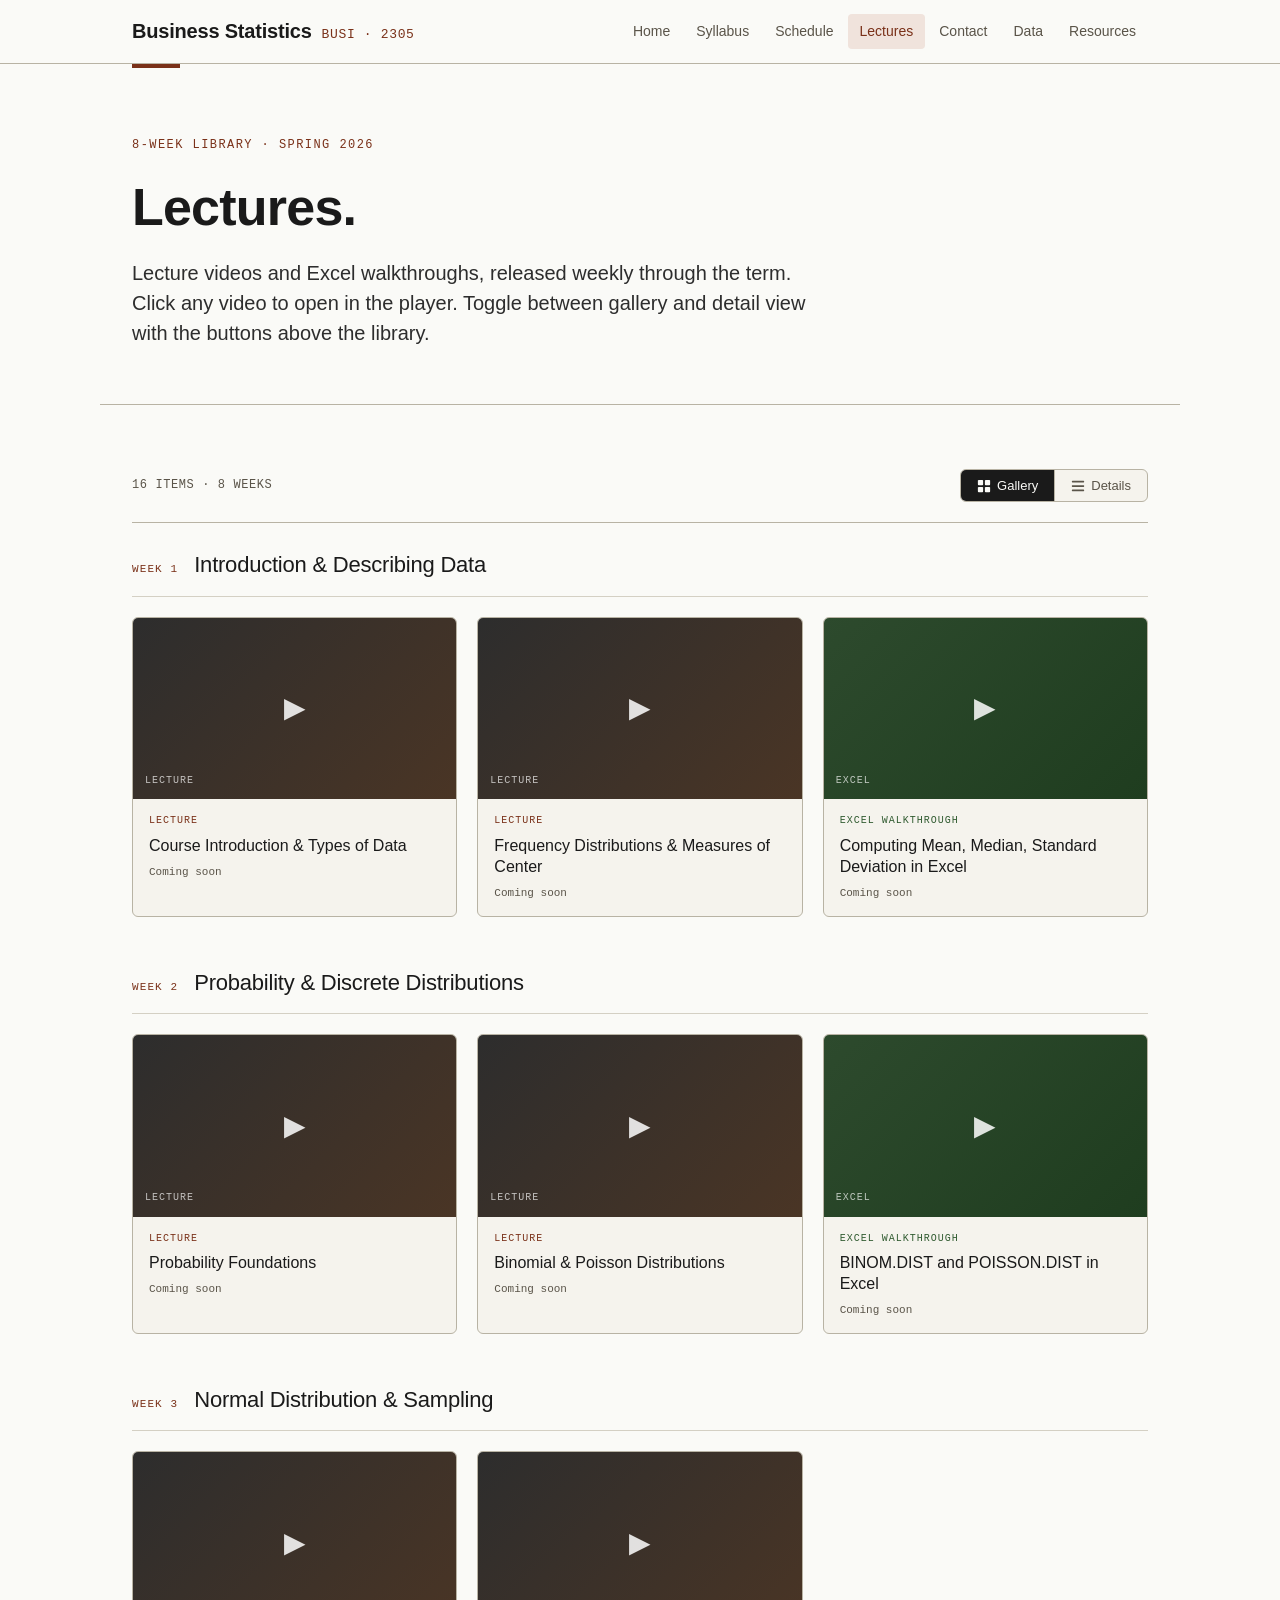
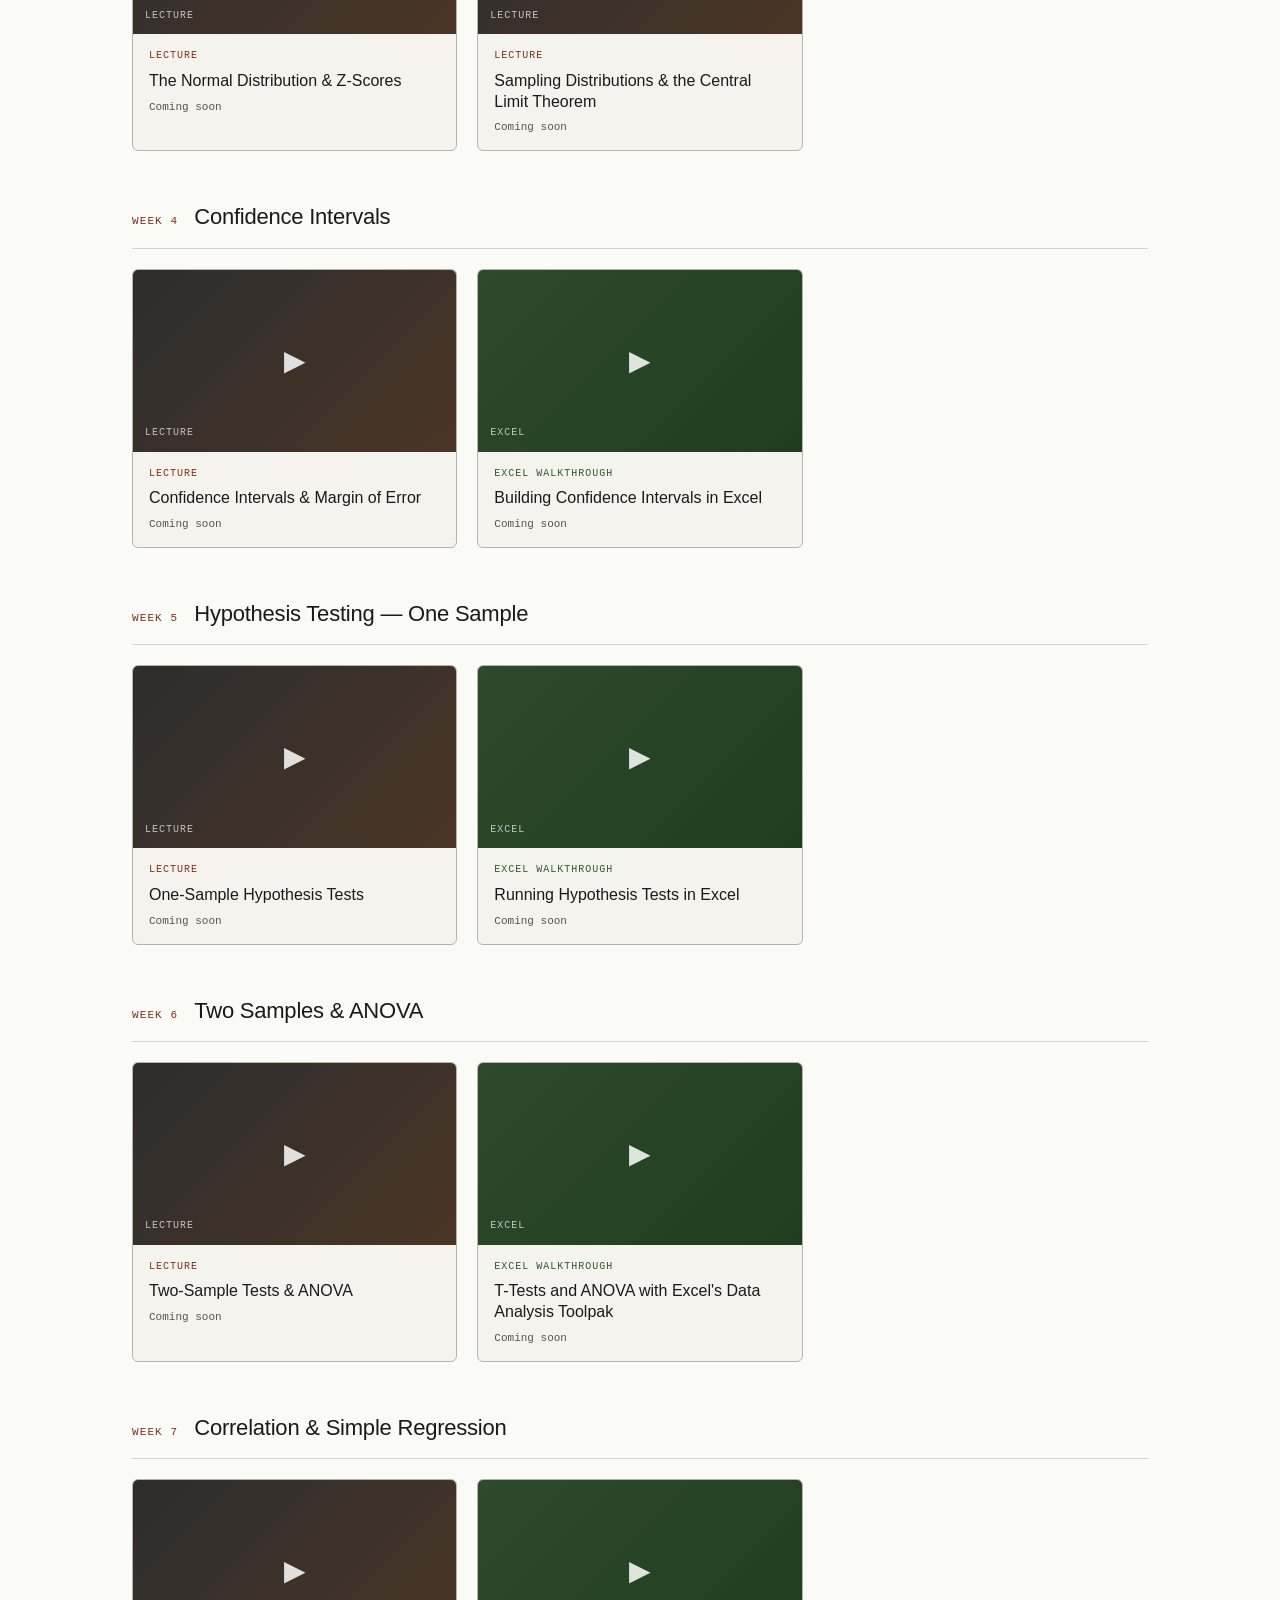
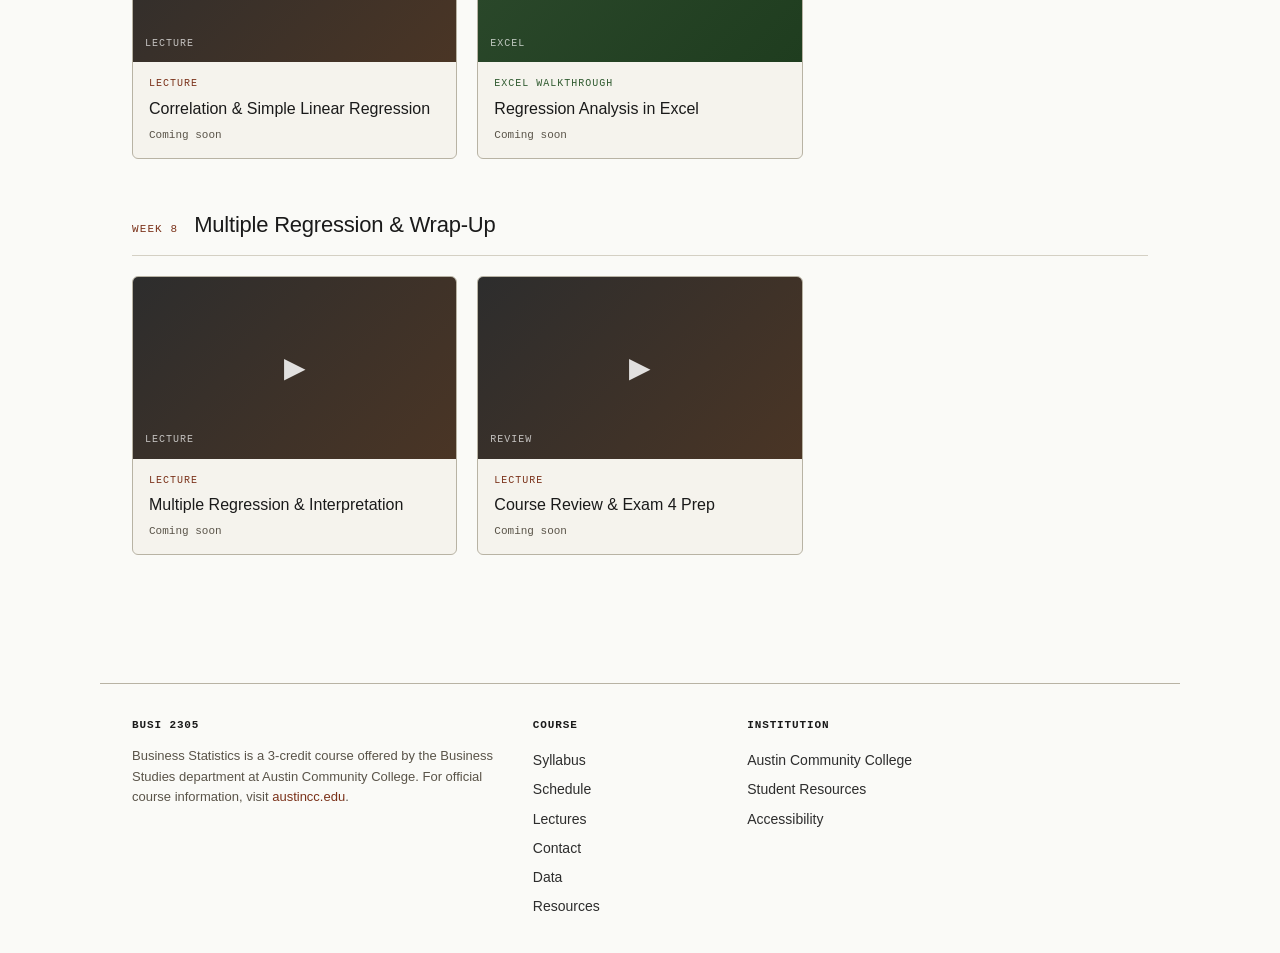
<file: lectures.html>
<!DOCTYPE html>
<html lang="en">
<head>
<meta charset="UTF-8">
<meta name="viewport" content="width=device-width, initial-scale=1.0">
<title>Lectures · BUSI 2305 — Spring 2026</title>
<link rel="preconnect" href="https://fonts.googleapis.com">
<link rel="preconnect" href="https://fonts.gstatic.com" crossorigin>
<link href="https://fonts.googleapis.com/css2?family=Fraunces:opsz,wght@9..144,400;9..144,500;9..144,600&family=JetBrains+Mono:wght@400;500&family=Source+Sans+3:wght@400;500;600&display=swap" rel="stylesheet">
<link rel="stylesheet" href="styles.css">
</head>
<body>

<header class="topbar">
  <div class="topbar-inner">
    <a href="index.html" class="crest">Business Statistics <span class="num">BUSI · 2305</span></a>
    <nav class="primary">
      <a href="index.html">Home</a>
      <a href="syllabus.html">Syllabus</a>
      <a href="schedule.html">Schedule</a>
      <a href="lectures.html" class="active">Lectures</a>
      <a href="contact.html">Contact</a>
      <a href="data.html">Data</a>
      <a href="resources.html">Resources</a>
    </nav>
  </div>
</header>

<main>

<section class="hero">
  <div class="eyebrow">8-week library · Spring 2026</div>
  <h1>Lectures.</h1>
  <p class="lede">Lecture videos and Excel walkthroughs, released weekly through the term. Click any video to open in the player. Toggle between gallery and detail view with the buttons above the library.</p>
</section>

<section class="page">

  <div class="lectures-controls">
    <div class="count" id="lecture-count">16 items · 8 weeks</div>
    <div class="view-toggle" role="group" aria-label="View mode">
      <button data-view="grid" class="active" aria-label="Gallery view">
        <svg viewBox="0 0 16 16" fill="currentColor"><rect x="1" y="1" width="6" height="6" rx="1"/><rect x="9" y="1" width="6" height="6" rx="1"/><rect x="1" y="9" width="6" height="6" rx="1"/><rect x="9" y="9" width="6" height="6" rx="1"/></svg>
        Gallery
      </button>
      <button data-view="list" aria-label="Detail view">
        <svg viewBox="0 0 16 16" fill="currentColor"><rect x="1" y="2" width="14" height="2" rx="0.5"/><rect x="1" y="7" width="14" height="2" rx="0.5"/><rect x="1" y="12" width="14" height="2" rx="0.5"/></svg>
        Details
      </button>
    </div>
  </div>

  <div class="lectures view-grid">

    <!-- WEEK 1 -->
    <div class="week-group">
      <div class="week-header">
        <span class="wk">Week 1</span>
        <span class="wk-title">Introduction &amp; Describing Data</span>
      </div>
      <div class="video-grid">
        <div class="video-card" data-video-id="PLACEHOLDER" data-video-title="Week 1 — Course Introduction">
          <div class="video-thumb"><span class="lbl">Lecture</span></div>
          <div class="video-meta">
            <div class="tag">Lecture</div>
            <div class="ttl">Course Introduction &amp; Types of Data</div>
            <div class="dur">Coming soon</div>
          </div>
        </div>
        <div class="video-card" data-video-id="PLACEHOLDER" data-video-title="Week 1 — Describing Data">
          <div class="video-thumb"><span class="lbl">Lecture</span></div>
          <div class="video-meta">
            <div class="tag">Lecture</div>
            <div class="ttl">Frequency Distributions &amp; Measures of Center</div>
            <div class="dur">Coming soon</div>
          </div>
        </div>
        <div class="video-card" data-video-id="PLACEHOLDER" data-video-title="Week 1 — Excel Demo">
          <div class="video-thumb type-excel"><span class="lbl">Excel</span></div>
          <div class="video-meta">
            <div class="tag excel">Excel Walkthrough</div>
            <div class="ttl">Computing Mean, Median, Standard Deviation in Excel</div>
            <div class="dur">Coming soon</div>
          </div>
        </div>
      </div>
    </div>

    <!-- WEEK 2 -->
    <div class="week-group">
      <div class="week-header">
        <span class="wk">Week 2</span>
        <span class="wk-title">Probability &amp; Discrete Distributions</span>
      </div>
      <div class="video-grid">
        <div class="video-card" data-video-id="PLACEHOLDER" data-video-title="Week 2 — Probability">
          <div class="video-thumb"><span class="lbl">Lecture</span></div>
          <div class="video-meta">
            <div class="tag">Lecture</div>
            <div class="ttl">Probability Foundations</div>
            <div class="dur">Coming soon</div>
          </div>
        </div>
        <div class="video-card" data-video-id="PLACEHOLDER" data-video-title="Week 2 — Discrete Distributions">
          <div class="video-thumb"><span class="lbl">Lecture</span></div>
          <div class="video-meta">
            <div class="tag">Lecture</div>
            <div class="ttl">Binomial &amp; Poisson Distributions</div>
            <div class="dur">Coming soon</div>
          </div>
        </div>
        <div class="video-card" data-video-id="PLACEHOLDER" data-video-title="Week 2 — Excel Demo">
          <div class="video-thumb type-excel"><span class="lbl">Excel</span></div>
          <div class="video-meta">
            <div class="tag excel">Excel Walkthrough</div>
            <div class="ttl">BINOM.DIST and POISSON.DIST in Excel</div>
            <div class="dur">Coming soon</div>
          </div>
        </div>
      </div>
    </div>

    <!-- WEEK 3 -->
    <div class="week-group">
      <div class="week-header">
        <span class="wk">Week 3</span>
        <span class="wk-title">Normal Distribution &amp; Sampling</span>
      </div>
      <div class="video-grid">
        <div class="video-card" data-video-id="PLACEHOLDER" data-video-title="Week 3 — Normal Distribution">
          <div class="video-thumb"><span class="lbl">Lecture</span></div>
          <div class="video-meta">
            <div class="tag">Lecture</div>
            <div class="ttl">The Normal Distribution &amp; Z-Scores</div>
            <div class="dur">Coming soon</div>
          </div>
        </div>
        <div class="video-card" data-video-id="PLACEHOLDER" data-video-title="Week 3 — Sampling &amp; CLT">
          <div class="video-thumb"><span class="lbl">Lecture</span></div>
          <div class="video-meta">
            <div class="tag">Lecture</div>
            <div class="ttl">Sampling Distributions &amp; the Central Limit Theorem</div>
            <div class="dur">Coming soon</div>
          </div>
        </div>
      </div>
    </div>

    <!-- WEEK 4 -->
    <div class="week-group">
      <div class="week-header">
        <span class="wk">Week 4</span>
        <span class="wk-title">Confidence Intervals</span>
      </div>
      <div class="video-grid">
        <div class="video-card" data-video-id="PLACEHOLDER" data-video-title="Week 4 — Confidence Intervals">
          <div class="video-thumb"><span class="lbl">Lecture</span></div>
          <div class="video-meta">
            <div class="tag">Lecture</div>
            <div class="ttl">Confidence Intervals &amp; Margin of Error</div>
            <div class="dur">Coming soon</div>
          </div>
        </div>
        <div class="video-card" data-video-id="PLACEHOLDER" data-video-title="Week 4 — Excel Demo">
          <div class="video-thumb type-excel"><span class="lbl">Excel</span></div>
          <div class="video-meta">
            <div class="tag excel">Excel Walkthrough</div>
            <div class="ttl">Building Confidence Intervals in Excel</div>
            <div class="dur">Coming soon</div>
          </div>
        </div>
      </div>
    </div>

    <!-- WEEK 5 -->
    <div class="week-group">
      <div class="week-header">
        <span class="wk">Week 5</span>
        <span class="wk-title">Hypothesis Testing — One Sample</span>
      </div>
      <div class="video-grid">
        <div class="video-card" data-video-id="PLACEHOLDER" data-video-title="Week 5 — Hypothesis Testing">
          <div class="video-thumb"><span class="lbl">Lecture</span></div>
          <div class="video-meta">
            <div class="tag">Lecture</div>
            <div class="ttl">One-Sample Hypothesis Tests</div>
            <div class="dur">Coming soon</div>
          </div>
        </div>
        <div class="video-card" data-video-id="PLACEHOLDER" data-video-title="Week 5 — Excel Demo">
          <div class="video-thumb type-excel"><span class="lbl">Excel</span></div>
          <div class="video-meta">
            <div class="tag excel">Excel Walkthrough</div>
            <div class="ttl">Running Hypothesis Tests in Excel</div>
            <div class="dur">Coming soon</div>
          </div>
        </div>
      </div>
    </div>

    <!-- WEEK 6 -->
    <div class="week-group">
      <div class="week-header">
        <span class="wk">Week 6</span>
        <span class="wk-title">Two Samples &amp; ANOVA</span>
      </div>
      <div class="video-grid">
        <div class="video-card" data-video-id="PLACEHOLDER" data-video-title="Week 6 — Two-Sample Tests">
          <div class="video-thumb"><span class="lbl">Lecture</span></div>
          <div class="video-meta">
            <div class="tag">Lecture</div>
            <div class="ttl">Two-Sample Tests &amp; ANOVA</div>
            <div class="dur">Coming soon</div>
          </div>
        </div>
        <div class="video-card" data-video-id="PLACEHOLDER" data-video-title="Week 6 — Excel Demo">
          <div class="video-thumb type-excel"><span class="lbl">Excel</span></div>
          <div class="video-meta">
            <div class="tag excel">Excel Walkthrough</div>
            <div class="ttl">T-Tests and ANOVA with Excel's Data Analysis Toolpak</div>
            <div class="dur">Coming soon</div>
          </div>
        </div>
      </div>
    </div>

    <!-- WEEK 7 -->
    <div class="week-group">
      <div class="week-header">
        <span class="wk">Week 7</span>
        <span class="wk-title">Correlation &amp; Simple Regression</span>
      </div>
      <div class="video-grid">
        <div class="video-card" data-video-id="PLACEHOLDER" data-video-title="Week 7 — Correlation">
          <div class="video-thumb"><span class="lbl">Lecture</span></div>
          <div class="video-meta">
            <div class="tag">Lecture</div>
            <div class="ttl">Correlation &amp; Simple Linear Regression</div>
            <div class="dur">Coming soon</div>
          </div>
        </div>
        <div class="video-card" data-video-id="PLACEHOLDER" data-video-title="Week 7 — Excel Demo">
          <div class="video-thumb type-excel"><span class="lbl">Excel</span></div>
          <div class="video-meta">
            <div class="tag excel">Excel Walkthrough</div>
            <div class="ttl">Regression Analysis in Excel</div>
            <div class="dur">Coming soon</div>
          </div>
        </div>
      </div>
    </div>

    <!-- WEEK 8 -->
    <div class="week-group">
      <div class="week-header">
        <span class="wk">Week 8</span>
        <span class="wk-title">Multiple Regression &amp; Wrap-Up</span>
      </div>
      <div class="video-grid">
        <div class="video-card" data-video-id="PLACEHOLDER" data-video-title="Week 8 — Multiple Regression">
          <div class="video-thumb"><span class="lbl">Lecture</span></div>
          <div class="video-meta">
            <div class="tag">Lecture</div>
            <div class="ttl">Multiple Regression &amp; Interpretation</div>
            <div class="dur">Coming soon</div>
          </div>
        </div>
        <div class="video-card" data-video-id="PLACEHOLDER" data-video-title="Week 8 — Final Review">
          <div class="video-thumb"><span class="lbl">Review</span></div>
          <div class="video-meta">
            <div class="tag">Lecture</div>
            <div class="ttl">Course Review &amp; Exam 4 Prep</div>
            <div class="dur">Coming soon</div>
          </div>
        </div>
      </div>
    </div>

    <!-- LIST/DETAIL VIEW TABLE -->
    <table class="lecture-table">
      <thead>
        <tr>
          <th>Name</th>
          <th>Week</th>
          <th>Type</th>
          <th style="text-align:right;">Status</th>
        </tr>
      </thead>
      <tbody>
        <tr data-video-id="PLACEHOLDER" data-video-title="Week 1 — Course Introduction">
          <td class="name"><svg class="icon" viewBox="0 0 16 16" fill="currentColor"><path d="M4 2h8a1 1 0 011 1v10a1 1 0 01-1 1H4a1 1 0 01-1-1V3a1 1 0 011-1zm2 4l5 3-5 3V6z"/></svg>Course Introduction &amp; Types of Data</td>
          <td class="wk-cell">Week 1</td>
          <td class="type">Lecture</td>
          <td class="dur">Coming soon</td>
        </tr>
        <tr data-video-id="PLACEHOLDER" data-video-title="Week 1 — Describing Data">
          <td class="name"><svg class="icon" viewBox="0 0 16 16" fill="currentColor"><path d="M4 2h8a1 1 0 011 1v10a1 1 0 01-1 1H4a1 1 0 01-1-1V3a1 1 0 011-1zm2 4l5 3-5 3V6z"/></svg>Frequency Distributions &amp; Measures of Center</td>
          <td class="wk-cell">Week 1</td>
          <td class="type">Lecture</td>
          <td class="dur">Coming soon</td>
        </tr>
        <tr data-video-id="PLACEHOLDER" data-video-title="Week 1 — Excel Demo">
          <td class="name"><svg class="icon" viewBox="0 0 16 16" fill="currentColor"><path d="M3 1h7l3 3v11a1 1 0 01-1 1H3a1 1 0 01-1-1V2a1 1 0 011-1zm6 1v3h3"/></svg>Computing Mean, Median, Standard Deviation in Excel</td>
          <td class="wk-cell">Week 1</td>
          <td class="type excel">Excel</td>
          <td class="dur">Coming soon</td>
        </tr>

        <tr data-video-id="PLACEHOLDER" data-video-title="Week 2 — Probability">
          <td class="name"><svg class="icon" viewBox="0 0 16 16" fill="currentColor"><path d="M4 2h8a1 1 0 011 1v10a1 1 0 01-1 1H4a1 1 0 01-1-1V3a1 1 0 011-1zm2 4l5 3-5 3V6z"/></svg>Probability Foundations</td>
          <td class="wk-cell">Week 2</td>
          <td class="type">Lecture</td>
          <td class="dur">Coming soon</td>
        </tr>
        <tr data-video-id="PLACEHOLDER" data-video-title="Week 2 — Discrete Distributions">
          <td class="name"><svg class="icon" viewBox="0 0 16 16" fill="currentColor"><path d="M4 2h8a1 1 0 011 1v10a1 1 0 01-1 1H4a1 1 0 01-1-1V3a1 1 0 011-1zm2 4l5 3-5 3V6z"/></svg>Binomial &amp; Poisson Distributions</td>
          <td class="wk-cell">Week 2</td>
          <td class="type">Lecture</td>
          <td class="dur">Coming soon</td>
        </tr>
        <tr data-video-id="PLACEHOLDER" data-video-title="Week 2 — Excel Demo">
          <td class="name"><svg class="icon" viewBox="0 0 16 16" fill="currentColor"><path d="M3 1h7l3 3v11a1 1 0 01-1 1H3a1 1 0 01-1-1V2a1 1 0 011-1zm6 1v3h3"/></svg>BINOM.DIST and POISSON.DIST in Excel</td>
          <td class="wk-cell">Week 2</td>
          <td class="type excel">Excel</td>
          <td class="dur">Coming soon</td>
        </tr>

        <tr data-video-id="PLACEHOLDER" data-video-title="Week 3 — Normal Distribution">
          <td class="name"><svg class="icon" viewBox="0 0 16 16" fill="currentColor"><path d="M4 2h8a1 1 0 011 1v10a1 1 0 01-1 1H4a1 1 0 01-1-1V3a1 1 0 011-1zm2 4l5 3-5 3V6z"/></svg>The Normal Distribution &amp; Z-Scores</td>
          <td class="wk-cell">Week 3</td>
          <td class="type">Lecture</td>
          <td class="dur">Coming soon</td>
        </tr>
        <tr data-video-id="PLACEHOLDER" data-video-title="Week 3 — Sampling &amp; CLT">
          <td class="name"><svg class="icon" viewBox="0 0 16 16" fill="currentColor"><path d="M4 2h8a1 1 0 011 1v10a1 1 0 01-1 1H4a1 1 0 01-1-1V3a1 1 0 011-1zm2 4l5 3-5 3V6z"/></svg>Sampling Distributions &amp; the Central Limit Theorem</td>
          <td class="wk-cell">Week 3</td>
          <td class="type">Lecture</td>
          <td class="dur">Coming soon</td>
        </tr>

        <tr data-video-id="PLACEHOLDER" data-video-title="Week 4 — Confidence Intervals">
          <td class="name"><svg class="icon" viewBox="0 0 16 16" fill="currentColor"><path d="M4 2h8a1 1 0 011 1v10a1 1 0 01-1 1H4a1 1 0 01-1-1V3a1 1 0 011-1zm2 4l5 3-5 3V6z"/></svg>Confidence Intervals &amp; Margin of Error</td>
          <td class="wk-cell">Week 4</td>
          <td class="type">Lecture</td>
          <td class="dur">Coming soon</td>
        </tr>
        <tr data-video-id="PLACEHOLDER" data-video-title="Week 4 — Excel Demo">
          <td class="name"><svg class="icon" viewBox="0 0 16 16" fill="currentColor"><path d="M3 1h7l3 3v11a1 1 0 01-1 1H3a1 1 0 01-1-1V2a1 1 0 011-1zm6 1v3h3"/></svg>Building Confidence Intervals in Excel</td>
          <td class="wk-cell">Week 4</td>
          <td class="type excel">Excel</td>
          <td class="dur">Coming soon</td>
        </tr>

        <tr data-video-id="PLACEHOLDER" data-video-title="Week 5 — Hypothesis Testing">
          <td class="name"><svg class="icon" viewBox="0 0 16 16" fill="currentColor"><path d="M4 2h8a1 1 0 011 1v10a1 1 0 01-1 1H4a1 1 0 01-1-1V3a1 1 0 011-1zm2 4l5 3-5 3V6z"/></svg>One-Sample Hypothesis Tests</td>
          <td class="wk-cell">Week 5</td>
          <td class="type">Lecture</td>
          <td class="dur">Coming soon</td>
        </tr>
        <tr data-video-id="PLACEHOLDER" data-video-title="Week 5 — Excel Demo">
          <td class="name"><svg class="icon" viewBox="0 0 16 16" fill="currentColor"><path d="M3 1h7l3 3v11a1 1 0 01-1 1H3a1 1 0 01-1-1V2a1 1 0 011-1zm6 1v3h3"/></svg>Running Hypothesis Tests in Excel</td>
          <td class="wk-cell">Week 5</td>
          <td class="type excel">Excel</td>
          <td class="dur">Coming soon</td>
        </tr>

        <tr data-video-id="PLACEHOLDER" data-video-title="Week 6 — Two-Sample Tests">
          <td class="name"><svg class="icon" viewBox="0 0 16 16" fill="currentColor"><path d="M4 2h8a1 1 0 011 1v10a1 1 0 01-1 1H4a1 1 0 01-1-1V3a1 1 0 011-1zm2 4l5 3-5 3V6z"/></svg>Two-Sample Tests &amp; ANOVA</td>
          <td class="wk-cell">Week 6</td>
          <td class="type">Lecture</td>
          <td class="dur">Coming soon</td>
        </tr>
        <tr data-video-id="PLACEHOLDER" data-video-title="Week 6 — Excel Demo">
          <td class="name"><svg class="icon" viewBox="0 0 16 16" fill="currentColor"><path d="M3 1h7l3 3v11a1 1 0 01-1 1H3a1 1 0 01-1-1V2a1 1 0 011-1zm6 1v3h3"/></svg>T-Tests and ANOVA with Excel's Data Analysis Toolpak</td>
          <td class="wk-cell">Week 6</td>
          <td class="type excel">Excel</td>
          <td class="dur">Coming soon</td>
        </tr>

        <tr data-video-id="PLACEHOLDER" data-video-title="Week 7 — Correlation">
          <td class="name"><svg class="icon" viewBox="0 0 16 16" fill="currentColor"><path d="M4 2h8a1 1 0 011 1v10a1 1 0 01-1 1H4a1 1 0 01-1-1V3a1 1 0 011-1zm2 4l5 3-5 3V6z"/></svg>Correlation &amp; Simple Linear Regression</td>
          <td class="wk-cell">Week 7</td>
          <td class="type">Lecture</td>
          <td class="dur">Coming soon</td>
        </tr>
        <tr data-video-id="PLACEHOLDER" data-video-title="Week 7 — Excel Demo">
          <td class="name"><svg class="icon" viewBox="0 0 16 16" fill="currentColor"><path d="M3 1h7l3 3v11a1 1 0 01-1 1H3a1 1 0 01-1-1V2a1 1 0 011-1zm6 1v3h3"/></svg>Regression Analysis in Excel</td>
          <td class="wk-cell">Week 7</td>
          <td class="type excel">Excel</td>
          <td class="dur">Coming soon</td>
        </tr>

        <tr data-video-id="PLACEHOLDER" data-video-title="Week 8 — Multiple Regression">
          <td class="name"><svg class="icon" viewBox="0 0 16 16" fill="currentColor"><path d="M4 2h8a1 1 0 011 1v10a1 1 0 01-1 1H4a1 1 0 01-1-1V3a1 1 0 011-1zm2 4l5 3-5 3V6z"/></svg>Multiple Regression &amp; Interpretation</td>
          <td class="wk-cell">Week 8</td>
          <td class="type">Lecture</td>
          <td class="dur">Coming soon</td>
        </tr>
        <tr data-video-id="PLACEHOLDER" data-video-title="Week 8 — Final Review">
          <td class="name"><svg class="icon" viewBox="0 0 16 16" fill="currentColor"><path d="M4 2h8a1 1 0 011 1v10a1 1 0 01-1 1H4a1 1 0 01-1-1V3a1 1 0 011-1zm2 4l5 3-5 3V6z"/></svg>Course Review &amp; Exam 4 Prep</td>
          <td class="wk-cell">Week 8</td>
          <td class="type">Lecture</td>
          <td class="dur">Coming soon</td>
        </tr>
      </tbody>
    </table>

  </div>

</section>

</main>

<!-- Video modal -->
<div class="video-modal" id="video-modal" role="dialog" aria-label="Video player">
  <div class="video-modal-inner">
    <button class="video-modal-close" id="video-modal-close" aria-label="Close video">×</button>
    <iframe class="video-modal-iframe" id="video-modal-frame" src="" allow="accelerometer; autoplay; clipboard-write; encrypted-media; gyroscope; picture-in-picture" allowfullscreen></iframe>
  </div>
</div>

<footer>
  <div class="col">
    <h5>BUSI 2305</h5>
    <p class="institutional">Business Statistics is a 3-credit course offered by the Business Studies department at Austin Community College. For official course information, visit <a href="https://www.austincc.edu">austincc.edu</a>.</p>
  </div>
  <div class="col">
    <h5>Course</h5>
    <a href="syllabus.html">Syllabus</a>
    <a href="schedule.html">Schedule</a>
    <a href="lectures.html">Lectures</a>
    <a href="contact.html">Contact</a>
    <a href="data.html">Data</a>
    <a href="resources.html">Resources</a>
  </div>
  <div class="col">
    <h5>Institution</h5>
    <a href="https://www.austincc.edu">Austin Community College</a>
    <a href="https://www.austincc.edu/students">Student Resources</a>
    <a href="https://www.austincc.edu/students/student-accessibility-services">Accessibility</a>
  </div>
</footer>

<script src="lectures.js"></script>
</body>
</html>
</file>
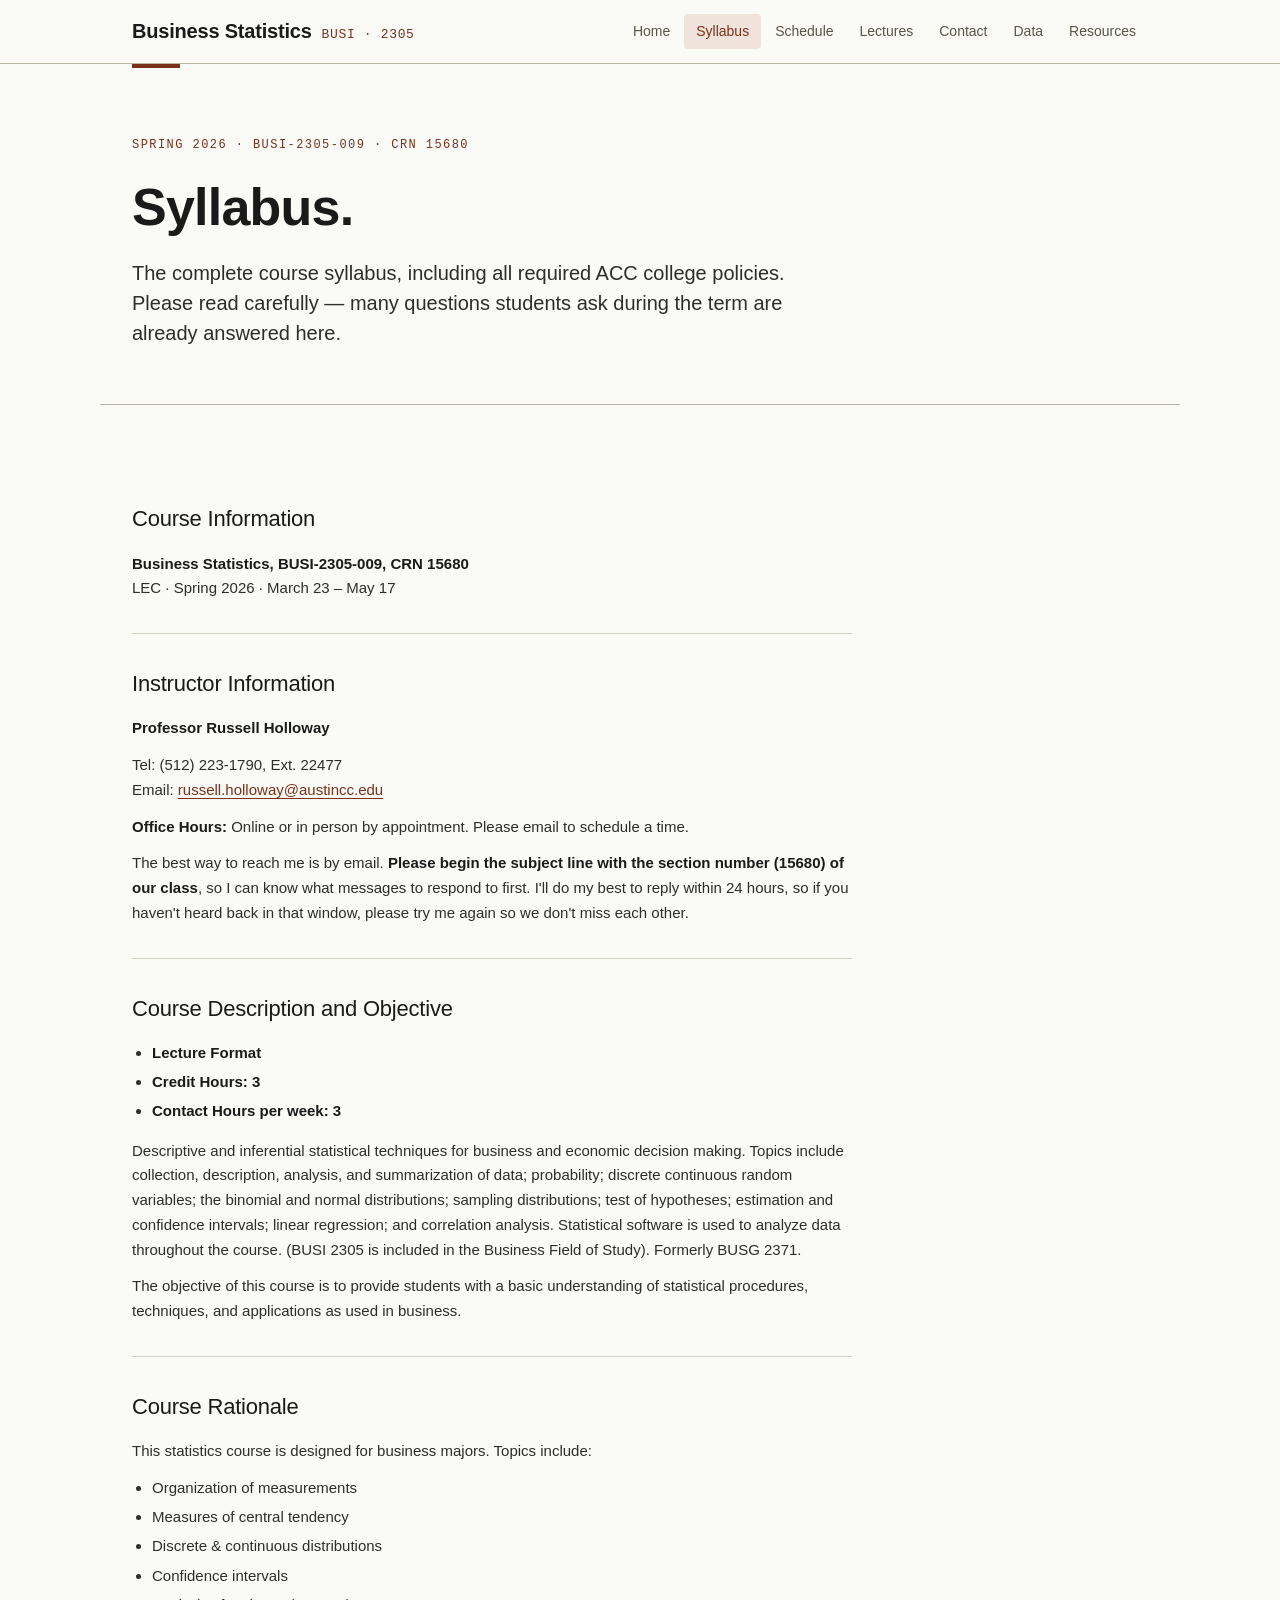
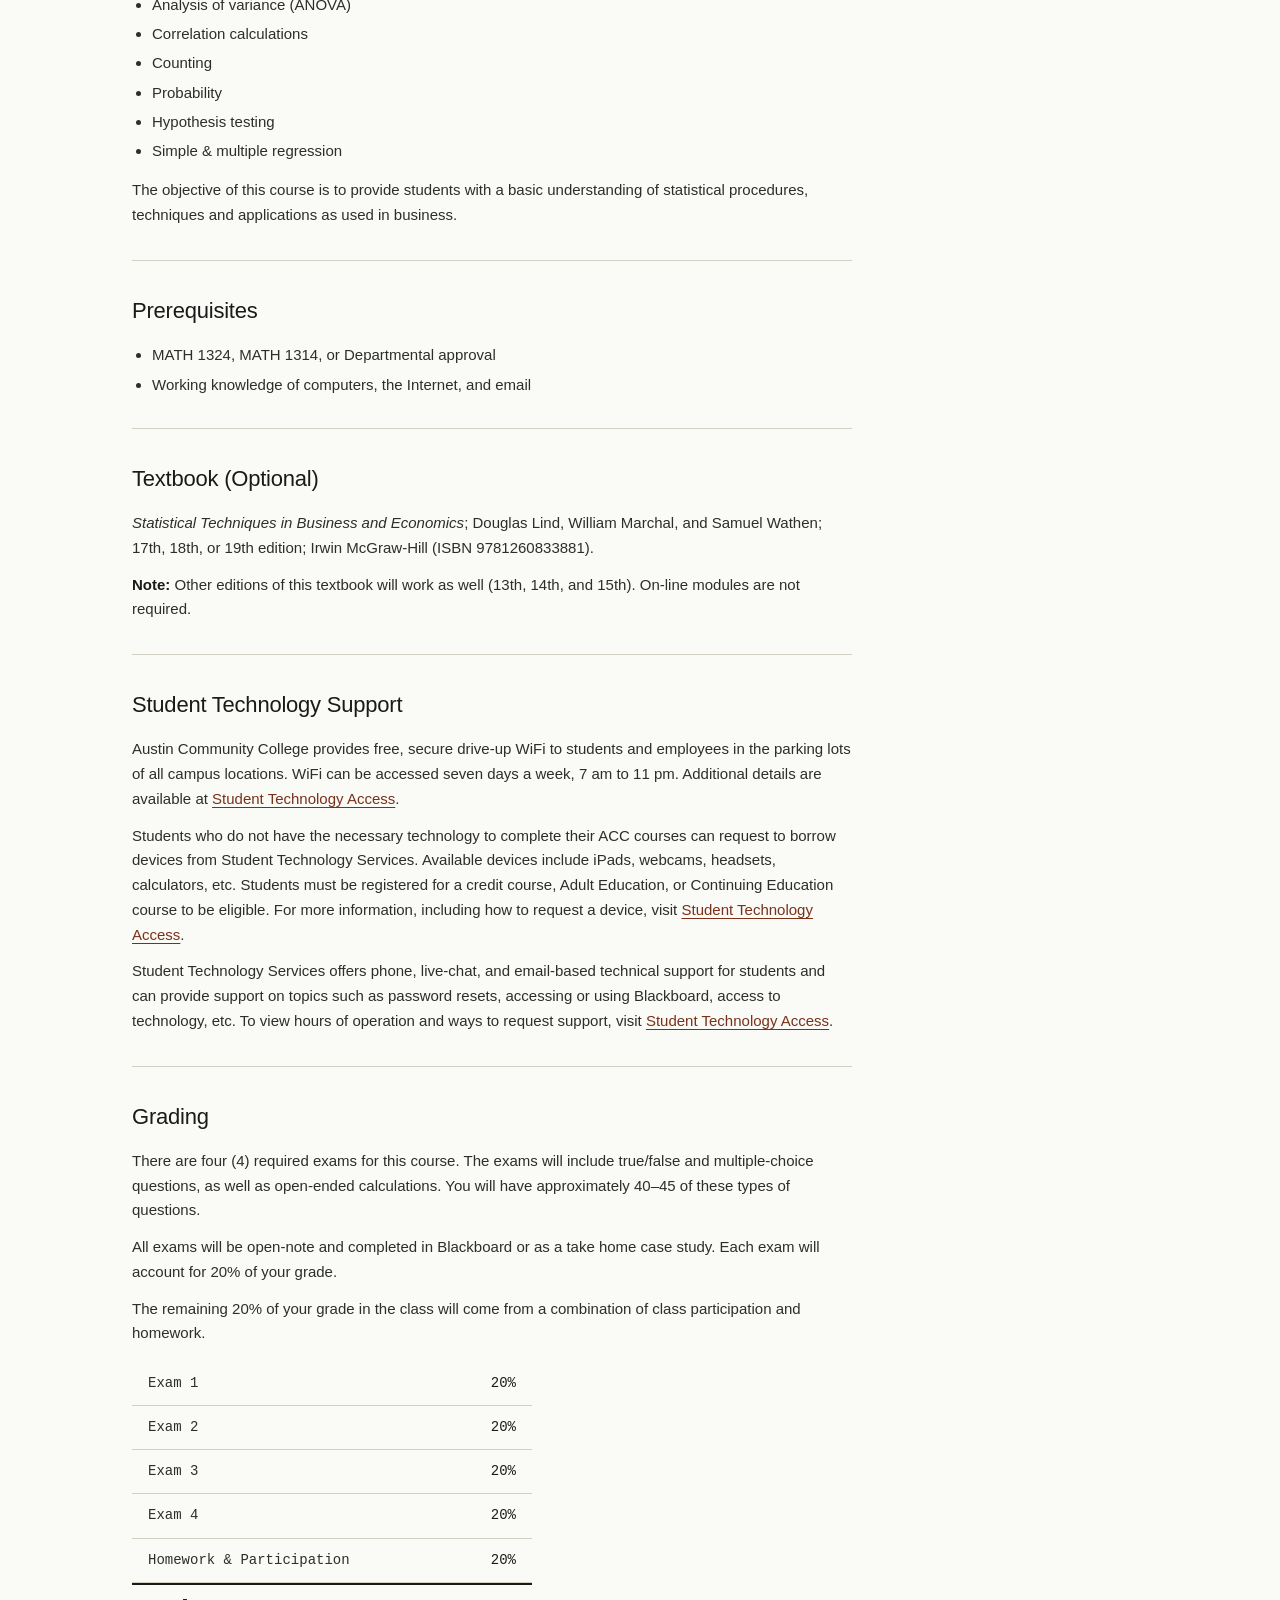
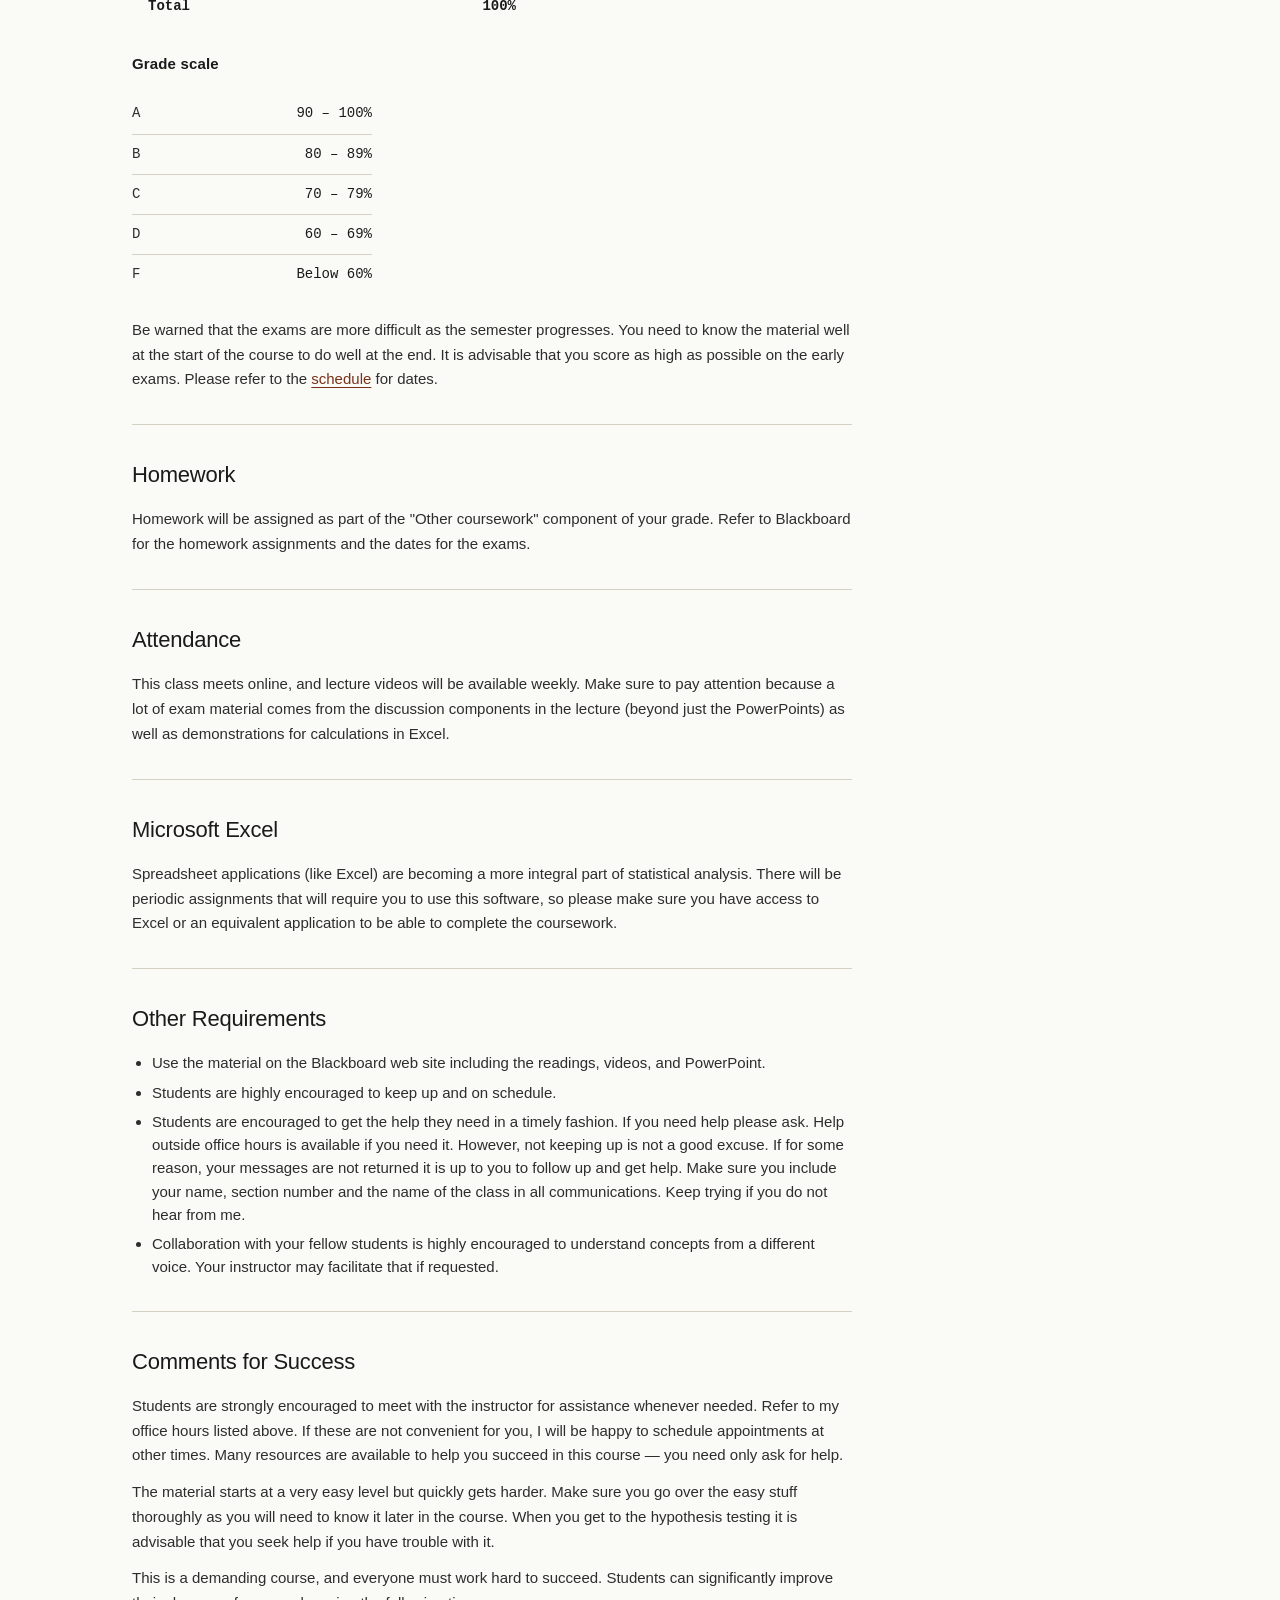
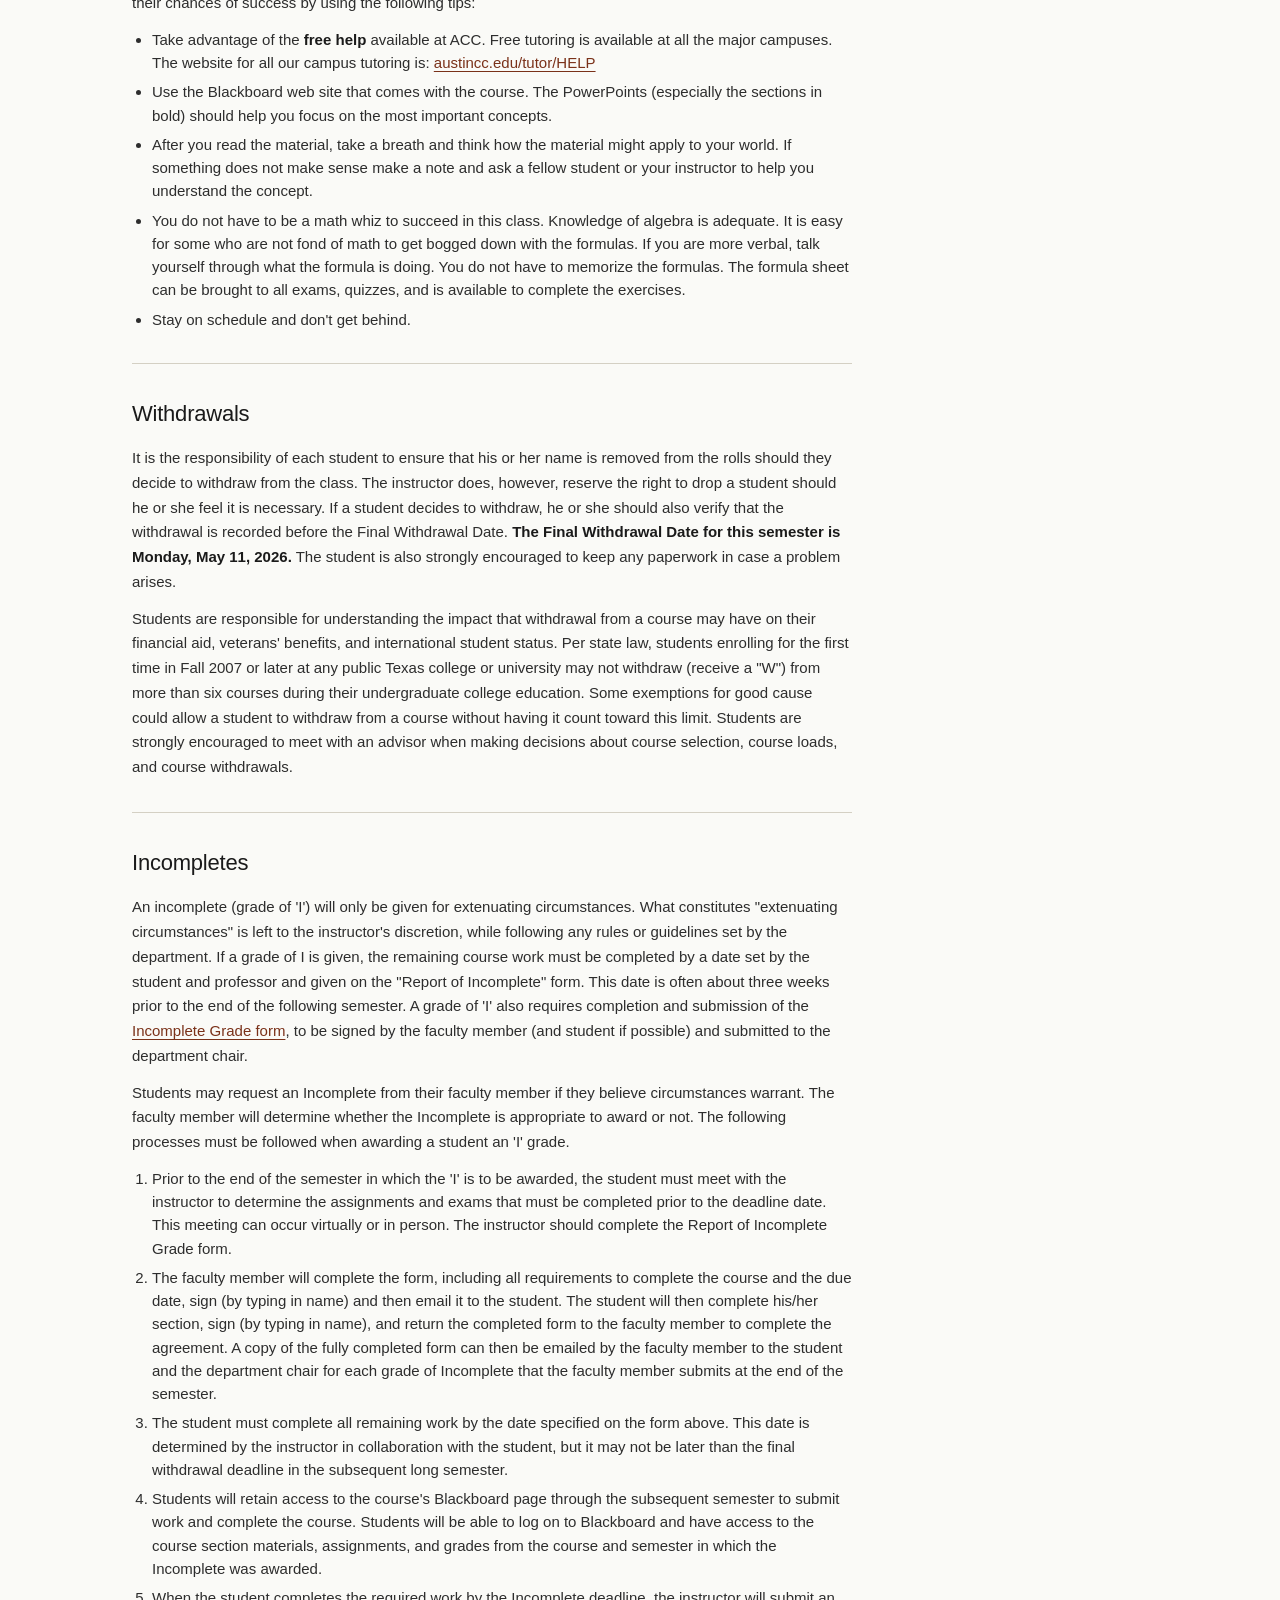
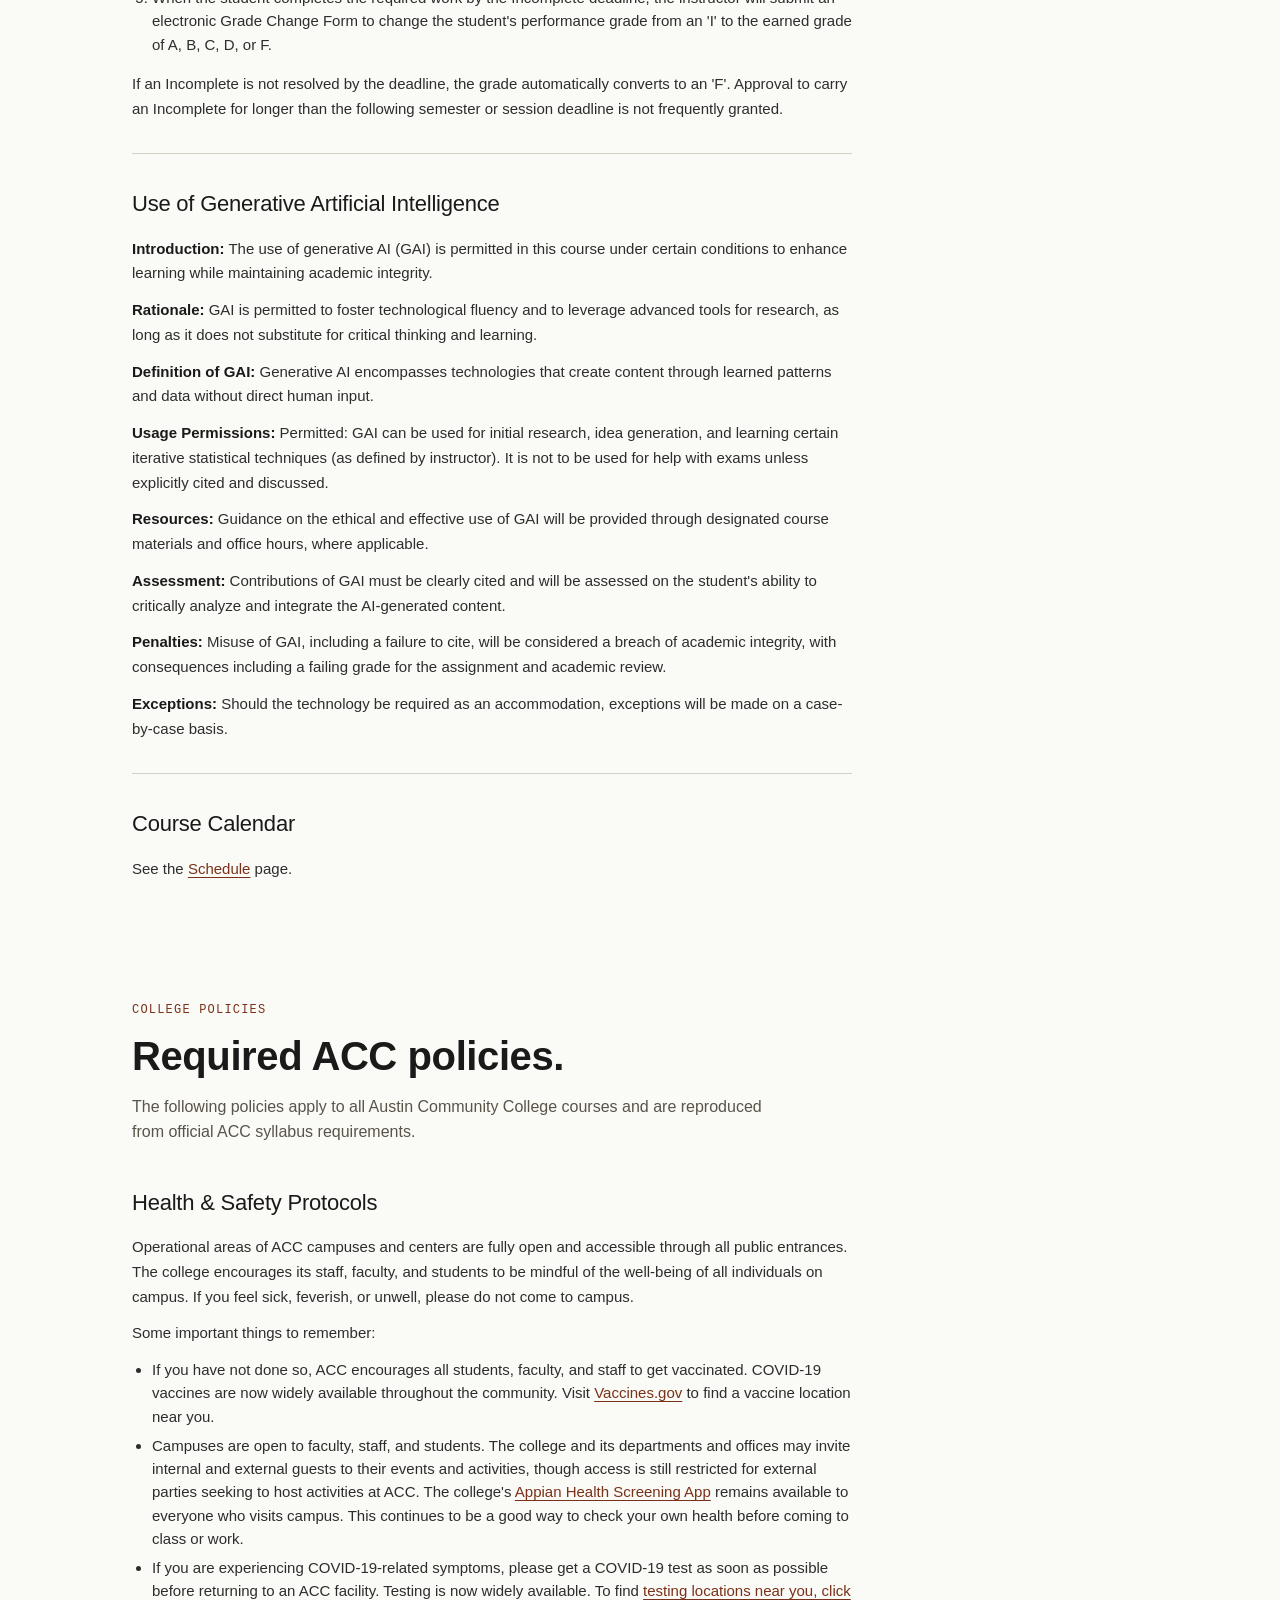
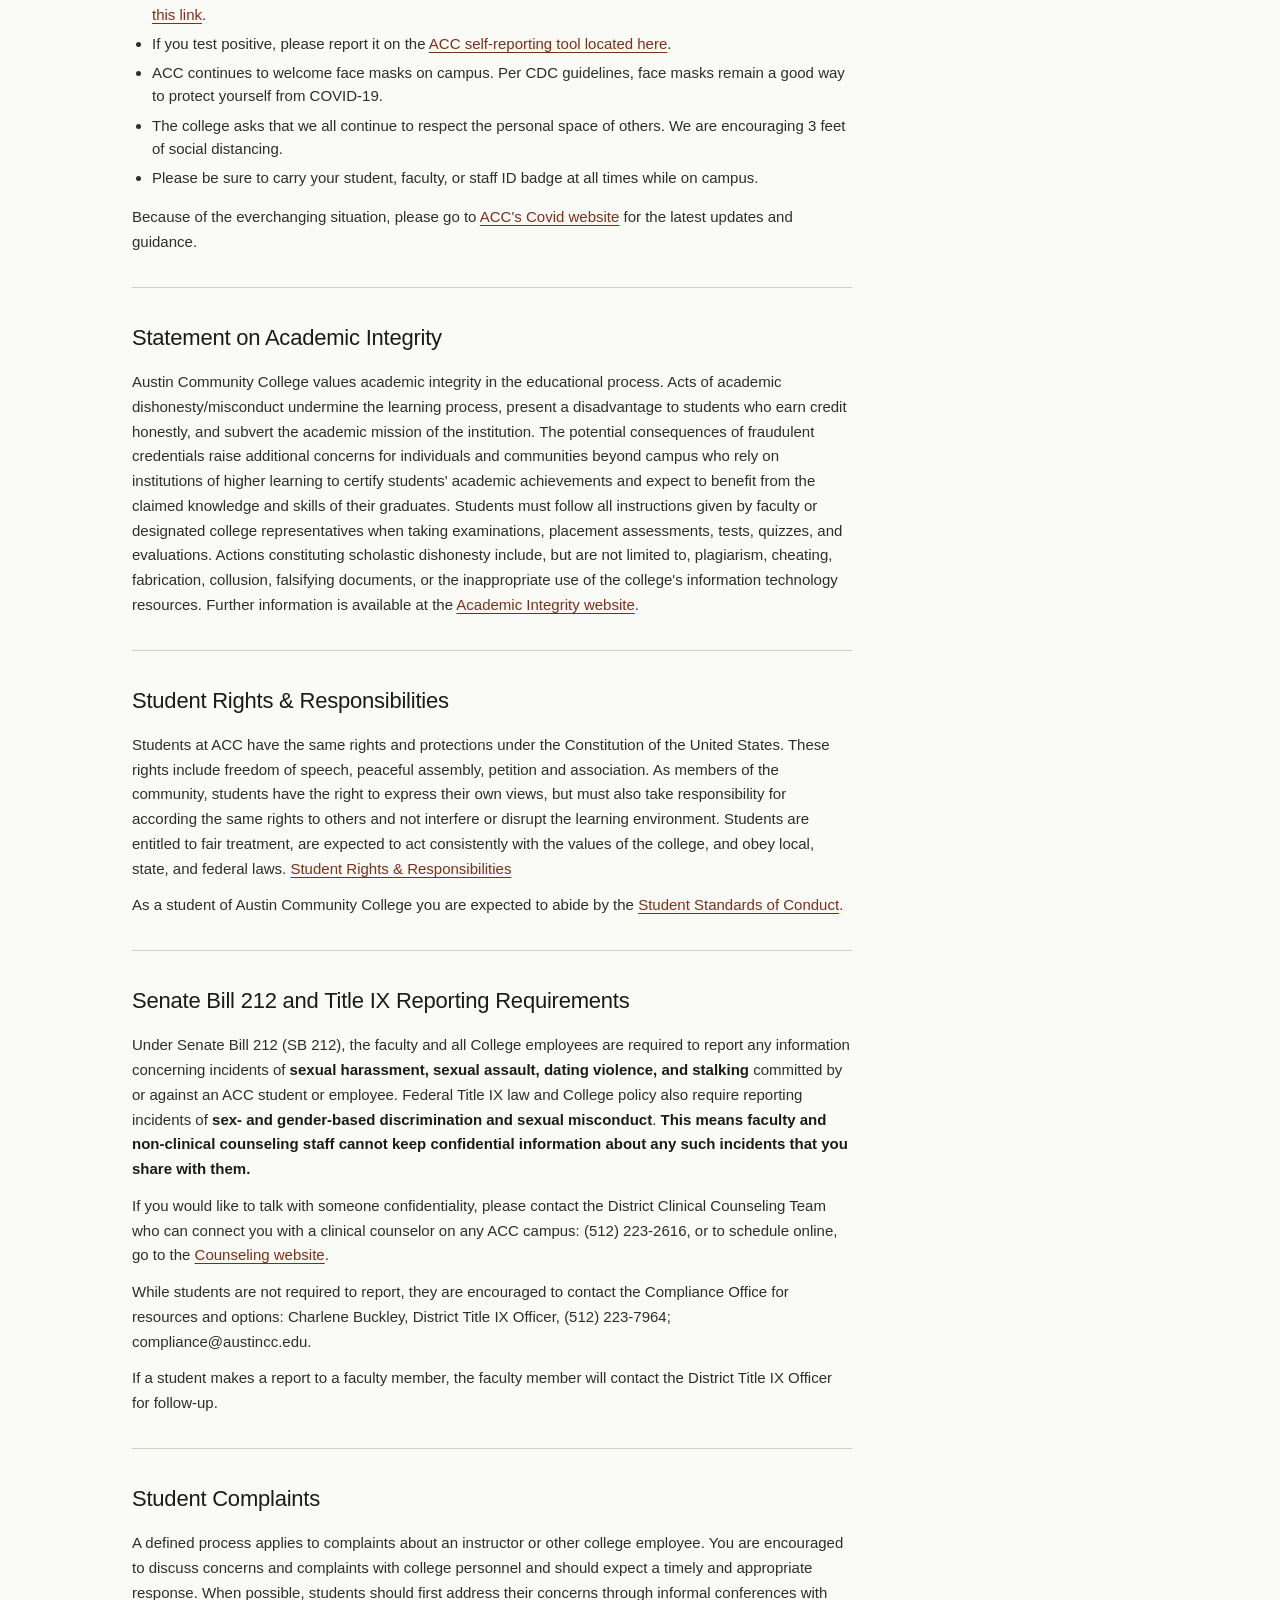
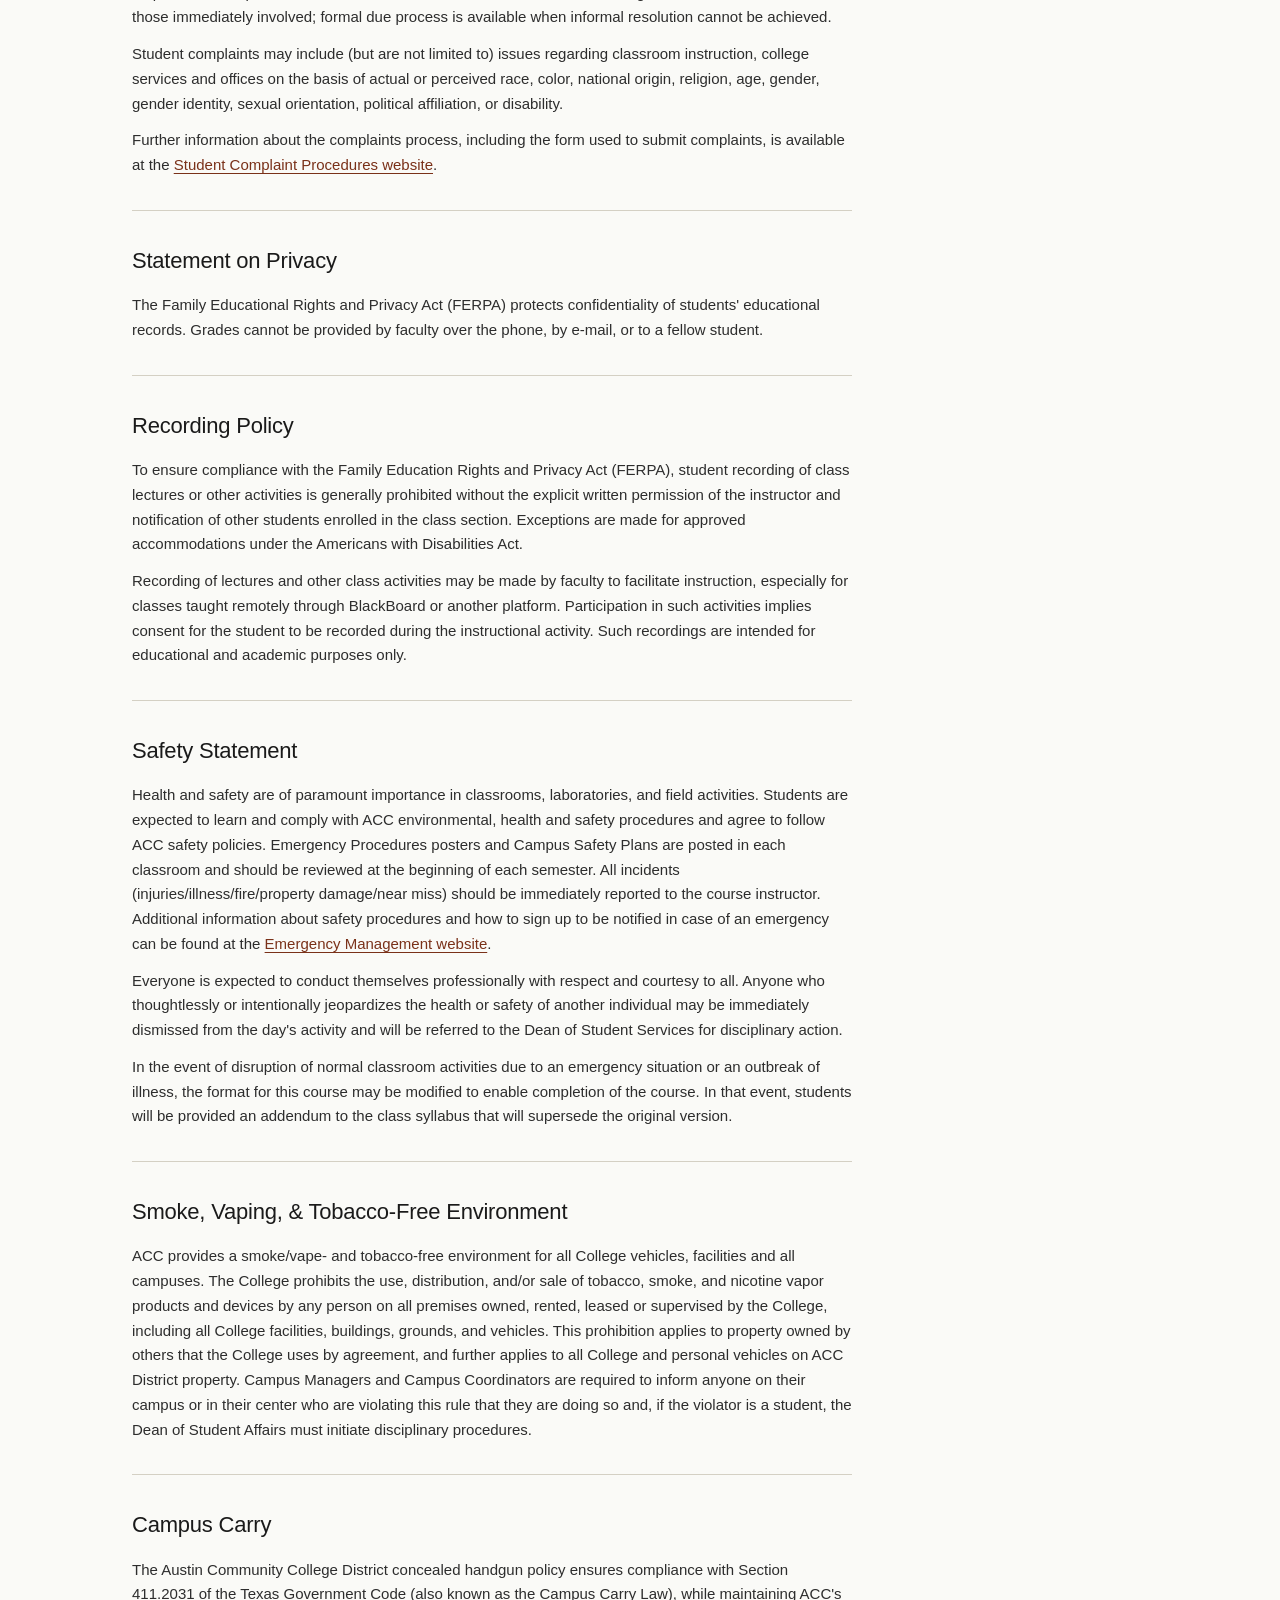
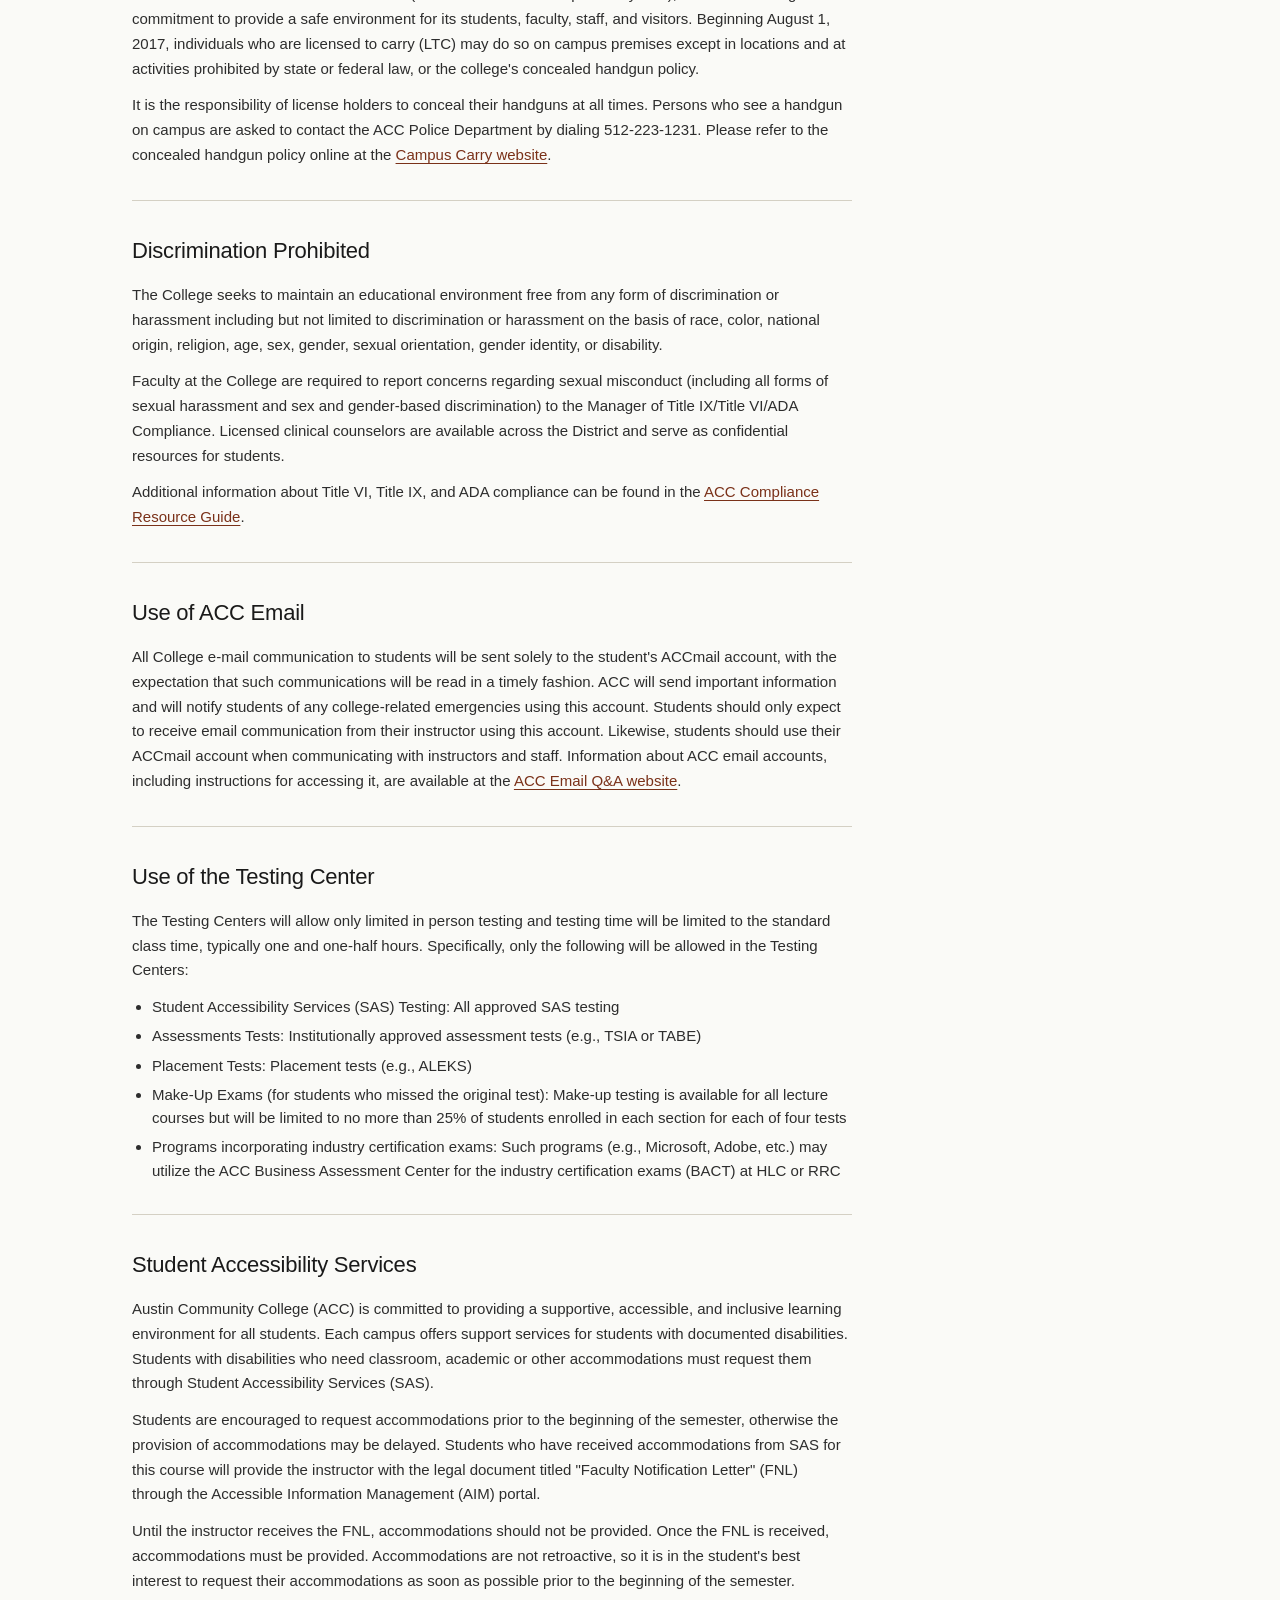
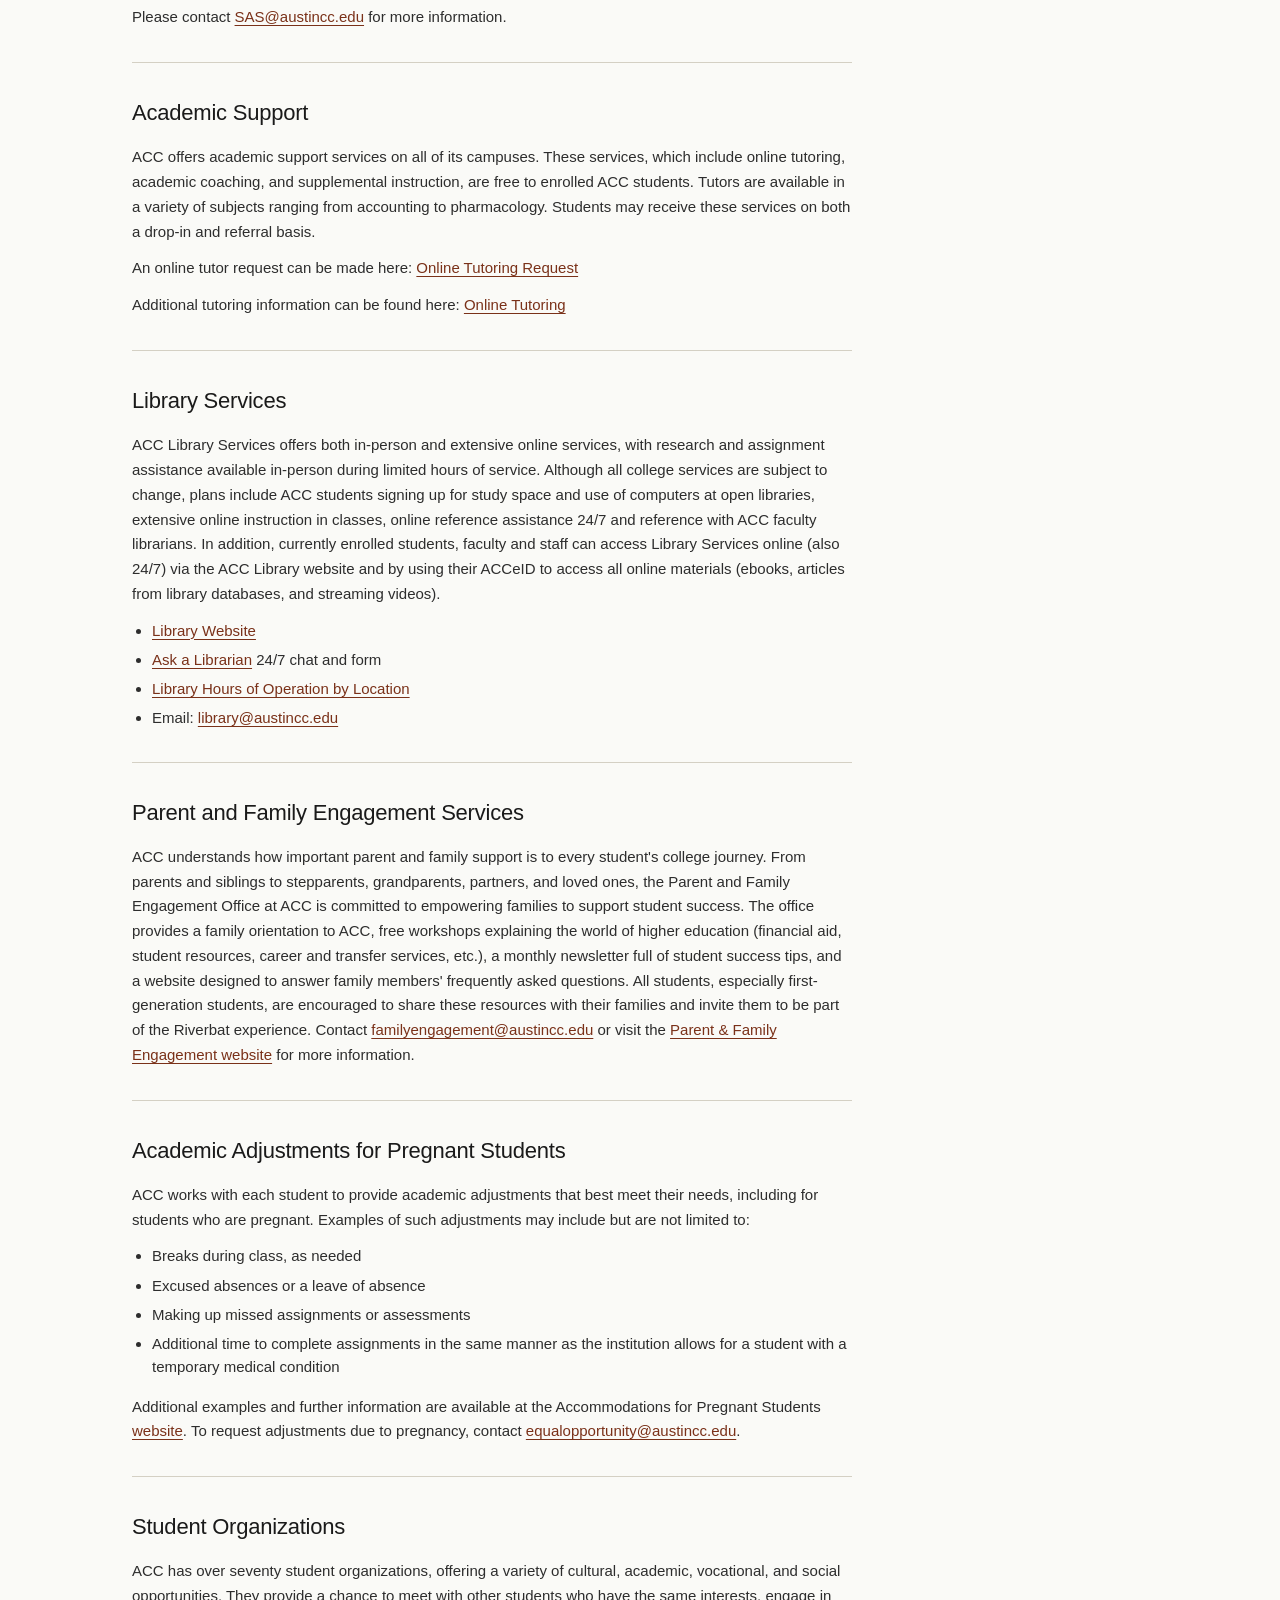
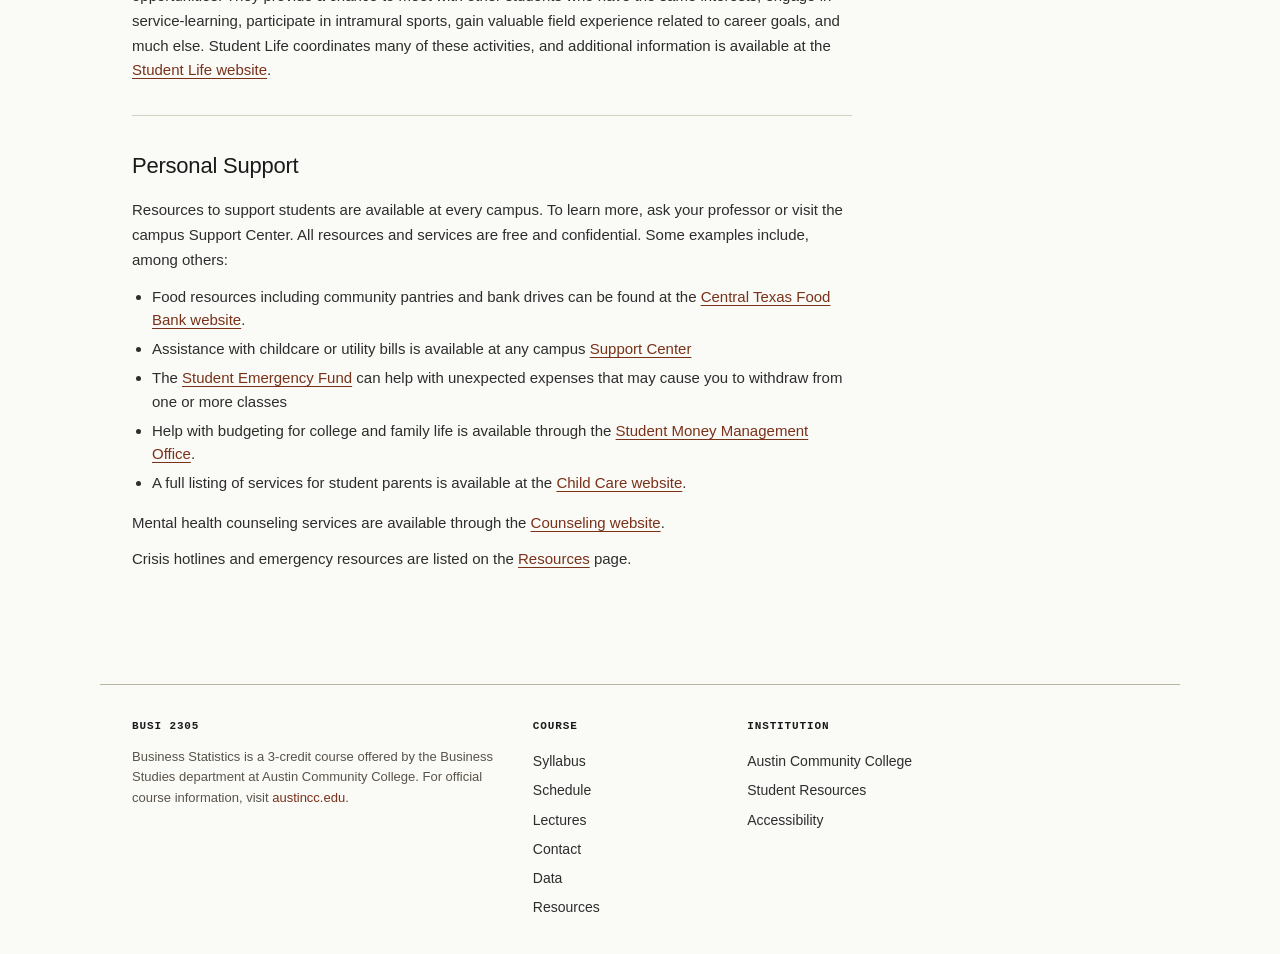
<file: syllabus.html>
<!DOCTYPE html>
<html lang="en">
<head>
<meta charset="UTF-8">
<meta name="viewport" content="width=device-width, initial-scale=1.0">
<title>Syllabus · BUSI 2305 — Spring 2026</title>
<link rel="preconnect" href="https://fonts.googleapis.com">
<link rel="preconnect" href="https://fonts.gstatic.com" crossorigin>
<link href="https://fonts.googleapis.com/css2?family=Fraunces:opsz,wght@9..144,400;9..144,500;9..144,600&family=JetBrains+Mono:wght@400;500&family=Source+Sans+3:wght@400;500;600&display=swap" rel="stylesheet">
<link rel="stylesheet" href="styles.css">
</head>
<body>

<header class="topbar">
  <div class="topbar-inner">
    <a href="index.html" class="crest">Business Statistics <span class="num">BUSI · 2305</span></a>
    <nav class="primary">
      <a href="index.html">Home</a>
      <a href="syllabus.html" class="active">Syllabus</a>
      <a href="schedule.html">Schedule</a>
      <a href="lectures.html">Lectures</a>
      <a href="contact.html">Contact</a>
      <a href="data.html">Data</a>
      <a href="resources.html">Resources</a>
    </nav>
  </div>
</header>

<main>

<section class="hero">
  <div class="eyebrow">Spring 2026 · BUSI-2305-009 · CRN 15680</div>
  <h1>Syllabus.</h1>
  <p class="lede">The complete course syllabus, including all required ACC college policies. Please read carefully — many questions students ask during the term are already answered here.</p>
</section>

<section class="page">

  <div class="prose">

    <div class="policy-block">
      <h3>Course Information</h3>
      <p><strong>Business Statistics, BUSI-2305-009, CRN 15680</strong><br>
      LEC · Spring 2026 · March 23 – May 17</p>
    </div>

    <div class="policy-block">
      <h3>Instructor Information</h3>
      <p><strong>Professor Russell Holloway</strong></p>
      <p>Tel: (512) 223-1790, Ext. 22477<br>
      Email: <a href="mailto:russell.holloway@austincc.edu">russell.holloway@austincc.edu</a></p>
      <p><strong>Office Hours:</strong> Online or in person by appointment. Please email to schedule a time.</p>
      <p>The best way to reach me is by email. <strong>Please begin the subject line with the section number (15680) of our class</strong>, so I can know what messages to respond to first. I'll do my best to reply within 24 hours, so if you haven't heard back in that window, please try me again so we don't miss each other.</p>
    </div>

    <div class="policy-block">
      <h3>Course Description and Objective</h3>
      <ul>
        <li><strong>Lecture Format</strong></li>
        <li><strong>Credit Hours: 3</strong></li>
        <li><strong>Contact Hours per week: 3</strong></li>
      </ul>
      <p>Descriptive and inferential statistical techniques for business and economic decision making. Topics include collection, description, analysis, and summarization of data; probability; discrete continuous random variables; the binomial and normal distributions; sampling distributions; test of hypotheses; estimation and confidence intervals; linear regression; and correlation analysis. Statistical software is used to analyze data throughout the course. (BUSI 2305 is included in the Business Field of Study). Formerly BUSG 2371.</p>
      <p>The objective of this course is to provide students with a basic understanding of statistical procedures, techniques, and applications as used in business.</p>
    </div>

    <div class="policy-block">
      <h3>Course Rationale</h3>
      <p>This statistics course is designed for business majors. Topics include:</p>
      <ul>
        <li>Organization of measurements</li>
        <li>Measures of central tendency</li>
        <li>Discrete & continuous distributions</li>
        <li>Confidence intervals</li>
        <li>Analysis of variance (ANOVA)</li>
        <li>Correlation calculations</li>
        <li>Counting</li>
        <li>Probability</li>
        <li>Hypothesis testing</li>
        <li>Simple & multiple regression</li>
      </ul>
      <p>The objective of this course is to provide students with a basic understanding of statistical procedures, techniques and applications as used in business.</p>
    </div>

    <div class="policy-block">
      <h3>Prerequisites</h3>
      <ul>
        <li>MATH 1324, MATH 1314, or Departmental approval</li>
        <li>Working knowledge of computers, the Internet, and email</li>
      </ul>
    </div>

    <div class="policy-block">
      <h3>Textbook (Optional)</h3>
      <p><em>Statistical Techniques in Business and Economics</em>; Douglas Lind, William Marchal, and Samuel Wathen; 17th, 18th, or 19th edition; Irwin McGraw-Hill (ISBN 9781260833881).</p>
      <p><strong>Note:</strong> Other editions of this textbook will work as well (13th, 14th, and 15th). On-line modules are not required.</p>
    </div>

    <div class="policy-block">
      <h3>Student Technology Support</h3>
      <p>Austin Community College provides free, secure drive-up WiFi to students and employees in the parking lots of all campus locations. WiFi can be accessed seven days a week, 7 am to 11 pm. Additional details are available at <a href="http://www.austincc.edu/sts">Student Technology Access</a>.</p>
      <p>Students who do not have the necessary technology to complete their ACC courses can request to borrow devices from Student Technology Services. Available devices include iPads, webcams, headsets, calculators, etc. Students must be registered for a credit course, Adult Education, or Continuing Education course to be eligible. For more information, including how to request a device, visit <a href="http://www.austincc.edu/sts">Student Technology Access</a>.</p>
      <p>Student Technology Services offers phone, live-chat, and email-based technical support for students and can provide support on topics such as password resets, accessing or using Blackboard, access to technology, etc. To view hours of operation and ways to request support, visit <a href="http://www.austincc.edu/sts">Student Technology Access</a>.</p>
    </div>

    <div class="policy-block">
      <h3>Grading</h3>
      <p>There are four (4) required exams for this course. The exams will include true/false and multiple-choice questions, as well as open-ended calculations. You will have approximately 40–45 of these types of questions.</p>
      <p>All exams will be open-note and completed in Blackboard or as a take home case study. Each exam will account for 20% of your grade.</p>
      <p>The remaining 20% of your grade in the class will come from a combination of class participation and homework.</p>

      <div class="grade-table">
        <div class="row"><span>Exam 1</span><span>20%</span></div>
        <div class="row"><span>Exam 2</span><span>20%</span></div>
        <div class="row"><span>Exam 3</span><span>20%</span></div>
        <div class="row"><span>Exam 4</span><span>20%</span></div>
        <div class="row"><span>Homework & Participation</span><span>20%</span></div>
        <div class="row total"><span>Total</span><span>100%</span></div>
      </div>

      <h4>Grade scale</h4>
      <div class="scale-table">
        <div><span>A</span><span>90 – 100%</span></div>
        <div><span>B</span><span>80 – 89%</span></div>
        <div><span>C</span><span>70 – 79%</span></div>
        <div><span>D</span><span>60 – 69%</span></div>
        <div><span>F</span><span>Below 60%</span></div>
      </div>

      <p>Be warned that the exams are more difficult as the semester progresses. You need to know the material well at the start of the course to do well at the end. It is advisable that you score as high as possible on the early exams. Please refer to the <a href="schedule.html">schedule</a> for dates.</p>
    </div>

    <div class="policy-block">
      <h3>Homework</h3>
      <p>Homework will be assigned as part of the "Other coursework" component of your grade. Refer to Blackboard for the homework assignments and the dates for the exams.</p>
    </div>

    <div class="policy-block">
      <h3>Attendance</h3>
      <p>This class meets online, and lecture videos will be available weekly. Make sure to pay attention because a lot of exam material comes from the discussion components in the lecture (beyond just the PowerPoints) as well as demonstrations for calculations in Excel.</p>
    </div>

    <div class="policy-block">
      <h3>Microsoft Excel</h3>
      <p>Spreadsheet applications (like Excel) are becoming a more integral part of statistical analysis. There will be periodic assignments that will require you to use this software, so please make sure you have access to Excel or an equivalent application to be able to complete the coursework.</p>
    </div>

    <div class="policy-block">
      <h3>Other Requirements</h3>
      <ul>
        <li>Use the material on the Blackboard web site including the readings, videos, and PowerPoint.</li>
        <li>Students are highly encouraged to keep up and on schedule.</li>
        <li>Students are encouraged to get the help they need in a timely fashion. If you need help please ask. Help outside office hours is available if you need it. However, not keeping up is not a good excuse. If for some reason, your messages are not returned it is up to you to follow up and get help. Make sure you include your name, section number and the name of the class in all communications. Keep trying if you do not hear from me.</li>
        <li>Collaboration with your fellow students is highly encouraged to understand concepts from a different voice. Your instructor may facilitate that if requested.</li>
      </ul>
    </div>

    <div class="policy-block">
      <h3>Comments for Success</h3>
      <p>Students are strongly encouraged to meet with the instructor for assistance whenever needed. Refer to my office hours listed above. If these are not convenient for you, I will be happy to schedule appointments at other times. Many resources are available to help you succeed in this course — you need only ask for help.</p>
      <p>The material starts at a very easy level but quickly gets harder. Make sure you go over the easy stuff thoroughly as you will need to know it later in the course. When you get to the hypothesis testing it is advisable that you seek help if you have trouble with it.</p>
      <p>This is a demanding course, and everyone must work hard to succeed. Students can significantly improve their chances of success by using the following tips:</p>
      <ul>
        <li>Take advantage of the <strong>free help</strong> available at ACC. Free tutoring is available at all the major campuses. The website for all our campus tutoring is: <a href="http://www.austincc.edu/tutor/HELP">austincc.edu/tutor/HELP</a></li>
        <li>Use the Blackboard web site that comes with the course. The PowerPoints (especially the sections in bold) should help you focus on the most important concepts.</li>
        <li>After you read the material, take a breath and think how the material might apply to your world. If something does not make sense make a note and ask a fellow student or your instructor to help you understand the concept.</li>
        <li>You do not have to be a math whiz to succeed in this class. Knowledge of algebra is adequate. It is easy for some who are not fond of math to get bogged down with the formulas. If you are more verbal, talk yourself through what the formula is doing. You do not have to memorize the formulas. The formula sheet can be brought to all exams, quizzes, and is available to complete the exercises.</li>
        <li>Stay on schedule and don't get behind.</li>
      </ul>
    </div>

    <div class="policy-block">
      <h3>Withdrawals</h3>
      <p>It is the responsibility of each student to ensure that his or her name is removed from the rolls should they decide to withdraw from the class. The instructor does, however, reserve the right to drop a student should he or she feel it is necessary. If a student decides to withdraw, he or she should also verify that the withdrawal is recorded before the Final Withdrawal Date. <strong>The Final Withdrawal Date for this semester is Monday, May 11, 2026.</strong> The student is also strongly encouraged to keep any paperwork in case a problem arises.</p>
      <p>Students are responsible for understanding the impact that withdrawal from a course may have on their financial aid, veterans' benefits, and international student status. Per state law, students enrolling for the first time in Fall 2007 or later at any public Texas college or university may not withdraw (receive a "W") from more than six courses during their undergraduate college education. Some exemptions for good cause could allow a student to withdraw from a course without having it count toward this limit. Students are strongly encouraged to meet with an advisor when making decisions about course selection, course loads, and course withdrawals.</p>
    </div>

    <div class="policy-block">
      <h3>Incompletes</h3>
      <p>An incomplete (grade of 'I') will only be given for extenuating circumstances. What constitutes "extenuating circumstances" is left to the instructor's discretion, while following any rules or guidelines set by the department. If a grade of I is given, the remaining course work must be completed by a date set by the student and professor and given on the "Report of Incomplete" form. This date is often about three weeks prior to the end of the following semester. A grade of 'I' also requires completion and submission of the <a href="https://docs.google.com/a/austincc.edu/viewer?a=v&pid=sites&srcid=YXVzdGluY2MuZWR1fGFjYy1mb3Jtcy1pbnZlbnRvcnl8Z3g6NTY0MTU3ZWRiOTZhOGJmMw&urp=gmail_link">Incomplete Grade form</a>, to be signed by the faculty member (and student if possible) and submitted to the department chair.</p>

      <p>Students may request an Incomplete from their faculty member if they believe circumstances warrant. The faculty member will determine whether the Incomplete is appropriate to award or not. The following processes must be followed when awarding a student an 'I' grade.</p>
      <ol>
        <li>Prior to the end of the semester in which the 'I' is to be awarded, the student must meet with the instructor to determine the assignments and exams that must be completed prior to the deadline date. This meeting can occur virtually or in person. The instructor should complete the Report of Incomplete Grade form.</li>
        <li>The faculty member will complete the form, including all requirements to complete the course and the due date, sign (by typing in name) and then email it to the student. The student will then complete his/her section, sign (by typing in name), and return the completed form to the faculty member to complete the agreement. A copy of the fully completed form can then be emailed by the faculty member to the student and the department chair for each grade of Incomplete that the faculty member submits at the end of the semester.</li>
        <li>The student must complete all remaining work by the date specified on the form above. This date is determined by the instructor in collaboration with the student, but it may not be later than the final withdrawal deadline in the subsequent long semester.</li>
        <li>Students will retain access to the course's Blackboard page through the subsequent semester to submit work and complete the course. Students will be able to log on to Blackboard and have access to the course section materials, assignments, and grades from the course and semester in which the Incomplete was awarded.</li>
        <li>When the student completes the required work by the Incomplete deadline, the instructor will submit an electronic Grade Change Form to change the student's performance grade from an 'I' to the earned grade of A, B, C, D, or F.</li>
      </ol>
      <p>If an Incomplete is not resolved by the deadline, the grade automatically converts to an 'F'. Approval to carry an Incomplete for longer than the following semester or session deadline is not frequently granted.</p>
    </div>

    <div class="policy-block">
      <h3>Use of Generative Artificial Intelligence</h3>
      <p><strong>Introduction:</strong> The use of generative AI (GAI) is permitted in this course under certain conditions to enhance learning while maintaining academic integrity.</p>
      <p><strong>Rationale:</strong> GAI is permitted to foster technological fluency and to leverage advanced tools for research, as long as it does not substitute for critical thinking and learning.</p>
      <p><strong>Definition of GAI:</strong> Generative AI encompasses technologies that create content through learned patterns and data without direct human input.</p>
      <p><strong>Usage Permissions:</strong> Permitted: GAI can be used for initial research, idea generation, and learning certain iterative statistical techniques (as defined by instructor). It is not to be used for help with exams unless explicitly cited and discussed.</p>
      <p><strong>Resources:</strong> Guidance on the ethical and effective use of GAI will be provided through designated course materials and office hours, where applicable.</p>
      <p><strong>Assessment:</strong> Contributions of GAI must be clearly cited and will be assessed on the student's ability to critically analyze and integrate the AI-generated content.</p>
      <p><strong>Penalties:</strong> Misuse of GAI, including a failure to cite, will be considered a breach of academic integrity, with consequences including a failing grade for the assignment and academic review.</p>
      <p><strong>Exceptions:</strong> Should the technology be required as an accommodation, exceptions will be made on a case-by-case basis.</p>
    </div>

    <div class="policy-block">
      <h3>Course Calendar</h3>
      <p>See the <a href="schedule.html">Schedule</a> page.</p>
    </div>

  </div>

</section>

<section class="page">
  <div class="section-head">
    <div class="num">College Policies</div>
    <h2>Required ACC policies.</h2>
    <p class="sub">The following policies apply to all Austin Community College courses and are reproduced from official ACC syllabus requirements.</p>
  </div>

  <div class="prose">

    <div class="policy-block">
      <h3>Health & Safety Protocols</h3>
      <p>Operational areas of ACC campuses and centers are fully open and accessible through all public entrances. The college encourages its staff, faculty, and students to be mindful of the well-being of all individuals on campus. If you feel sick, feverish, or unwell, please do not come to campus.</p>
      <p>Some important things to remember:</p>
      <ul>
        <li>If you have not done so, ACC encourages all students, faculty, and staff to get vaccinated. COVID-19 vaccines are now widely available throughout the community. Visit <a href="http://www.vaccines.gov/">Vaccines.gov</a> to find a vaccine location near you.</li>
        <li>Campuses are open to faculty, staff, and students. The college and its departments and offices may invite internal and external guests to their events and activities, though access is still restricted for external parties seeking to host activities at ACC. The college's <a href="https://www.austincc.edu/coronavirus/acc-health-screening-app">Appian Health Screening App</a> remains available to everyone who visits campus. This continues to be a good way to check your own health before coming to class or work.</li>
        <li>If you are experiencing COVID-19-related symptoms, please get a COVID-19 test as soon as possible before returning to an ACC facility. Testing is now widely available. To find <a href="https://www.austincc.edu/coronavirus/covid-19-vaccinations">testing locations near you, click this link</a>.</li>
        <li>If you test positive, please report it on the <a href="https://www.austincc.edu/coronavirus/self-report-forms">ACC self-reporting tool located here</a>.</li>
        <li>ACC continues to welcome face masks on campus. Per CDC guidelines, face masks remain a good way to protect yourself from COVID-19.</li>
        <li>The college asks that we all continue to respect the personal space of others. We are encouraging 3 feet of social distancing.</li>
        <li>Please be sure to carry your student, faculty, or staff ID badge at all times while on campus.</li>
      </ul>
      <p>Because of the everchanging situation, please go to <a href="https://sites.austincc.edu/coronavirus/">ACC's Covid website</a> for the latest updates and guidance.</p>
    </div>

    <div class="policy-block">
      <h3>Statement on Academic Integrity</h3>
      <p>Austin Community College values academic integrity in the educational process. Acts of academic dishonesty/misconduct undermine the learning process, present a disadvantage to students who earn credit honestly, and subvert the academic mission of the institution. The potential consequences of fraudulent credentials raise additional concerns for individuals and communities beyond campus who rely on institutions of higher learning to certify students' academic achievements and expect to benefit from the claimed knowledge and skills of their graduates. Students must follow all instructions given by faculty or designated college representatives when taking examinations, placement assessments, tests, quizzes, and evaluations. Actions constituting scholastic dishonesty include, but are not limited to, plagiarism, cheating, fabrication, collusion, falsifying documents, or the inappropriate use of the college's information technology resources. Further information is available at the <a href="https://www.austincc.edu/about-acc/academic-integrity-and-disciplinary-process">Academic Integrity website</a>.</p>
    </div>

    <div class="policy-block">
      <h3>Student Rights & Responsibilities</h3>
      <p>Students at ACC have the same rights and protections under the Constitution of the United States. These rights include freedom of speech, peaceful assembly, petition and association. As members of the community, students have the right to express their own views, but must also take responsibility for according the same rights to others and not interfere or disrupt the learning environment. Students are entitled to fair treatment, are expected to act consistently with the values of the college, and obey local, state, and federal laws. <a href="http://www.austincc.edu/srr">Student Rights & Responsibilities</a></p>
      <p>As a student of Austin Community College you are expected to abide by the <a href="https://www.austincc.edu/students/students-rights-and-responsibilities/student-standards-of-conduct">Student Standards of Conduct</a>.</p>
    </div>

    <div class="policy-block">
      <h3>Senate Bill 212 and Title IX Reporting Requirements</h3>
      <p>Under Senate Bill 212 (SB 212), the faculty and all College employees are required to report any information concerning incidents of <strong>sexual harassment, sexual assault, dating violence, and stalking</strong> committed by or against an ACC student or employee. Federal Title IX law and College policy also require reporting incidents of <strong>sex- and gender-based discrimination and sexual misconduct</strong>. <strong>This means faculty and non-clinical counseling staff cannot keep confidential information about any such incidents that you share with them.</strong></p>
      <p>If you would like to talk with someone confidentiality, please contact the District Clinical Counseling Team who can connect you with a clinical counselor on any ACC campus: (512) 223-2616, or to schedule online, go to the <a href="https://www.austincc.edu/students/counseling">Counseling website</a>.</p>
      <p>While students are not required to report, they are encouraged to contact the Compliance Office for resources and options: Charlene Buckley, District Title IX Officer, (512) 223-7964; compliance@austincc.edu.</p>
      <p>If a student makes a report to a faculty member, the faculty member will contact the District Title IX Officer for follow-up.</p>
    </div>

    <div class="policy-block">
      <h3>Student Complaints</h3>
      <p>A defined process applies to complaints about an instructor or other college employee. You are encouraged to discuss concerns and complaints with college personnel and should expect a timely and appropriate response. When possible, students should first address their concerns through informal conferences with those immediately involved; formal due process is available when informal resolution cannot be achieved.</p>
      <p>Student complaints may include (but are not limited to) issues regarding classroom instruction, college services and offices on the basis of actual or perceived race, color, national origin, religion, age, gender, gender identity, sexual orientation, political affiliation, or disability.</p>
      <p>Further information about the complaints process, including the form used to submit complaints, is available at the <a href="http://www.austincc.edu/students/students-rights-and-responsibilities/student-complaint-procedures">Student Complaint Procedures website</a>.</p>
    </div>

    <div class="policy-block">
      <h3>Statement on Privacy</h3>
      <p>The Family Educational Rights and Privacy Act (FERPA) protects confidentiality of students' educational records. Grades cannot be provided by faculty over the phone, by e-mail, or to a fellow student.</p>
    </div>

    <div class="policy-block">
      <h3>Recording Policy</h3>
      <p>To ensure compliance with the Family Education Rights and Privacy Act (FERPA), student recording of class lectures or other activities is generally prohibited without the explicit written permission of the instructor and notification of other students enrolled in the class section. Exceptions are made for approved accommodations under the Americans with Disabilities Act.</p>
      <p>Recording of lectures and other class activities may be made by faculty to facilitate instruction, especially for classes taught remotely through BlackBoard or another platform. Participation in such activities implies consent for the student to be recorded during the instructional activity. Such recordings are intended for educational and academic purposes only.</p>
    </div>

    <div class="policy-block">
      <h3>Safety Statement</h3>
      <p>Health and safety are of paramount importance in classrooms, laboratories, and field activities. Students are expected to learn and comply with ACC environmental, health and safety procedures and agree to follow ACC safety policies. Emergency Procedures posters and Campus Safety Plans are posted in each classroom and should be reviewed at the beginning of each semester. All incidents (injuries/illness/fire/property damage/near miss) should be immediately reported to the course instructor. Additional information about safety procedures and how to sign up to be notified in case of an emergency can be found at the <a href="http://www.austincc.edu/emergency">Emergency Management website</a>.</p>
      <p>Everyone is expected to conduct themselves professionally with respect and courtesy to all. Anyone who thoughtlessly or intentionally jeopardizes the health or safety of another individual may be immediately dismissed from the day's activity and will be referred to the Dean of Student Services for disciplinary action.</p>
      <p>In the event of disruption of normal classroom activities due to an emergency situation or an outbreak of illness, the format for this course may be modified to enable completion of the course. In that event, students will be provided an addendum to the class syllabus that will supersede the original version.</p>
    </div>

    <div class="policy-block">
      <h3>Smoke, Vaping, & Tobacco-Free Environment</h3>
      <p>ACC provides a smoke/vape- and tobacco-free environment for all College vehicles, facilities and all campuses. The College prohibits the use, distribution, and/or sale of tobacco, smoke, and nicotine vapor products and devices by any person on all premises owned, rented, leased or supervised by the College, including all College facilities, buildings, grounds, and vehicles. This prohibition applies to property owned by others that the College uses by agreement, and further applies to all College and personal vehicles on ACC District property. Campus Managers and Campus Coordinators are required to inform anyone on their campus or in their center who are violating this rule that they are doing so and, if the violator is a student, the Dean of Student Affairs must initiate disciplinary procedures.</p>
    </div>

    <div class="policy-block">
      <h3>Campus Carry</h3>
      <p>The Austin Community College District concealed handgun policy ensures compliance with Section 411.2031 of the Texas Government Code (also known as the Campus Carry Law), while maintaining ACC's commitment to provide a safe environment for its students, faculty, staff, and visitors. Beginning August 1, 2017, individuals who are licensed to carry (LTC) may do so on campus premises except in locations and at activities prohibited by state or federal law, or the college's concealed handgun policy.</p>
      <p>It is the responsibility of license holders to conceal their handguns at all times. Persons who see a handgun on campus are asked to contact the ACC Police Department by dialing 512-223-1231. Please refer to the concealed handgun policy online at the <a href="https://www.austincc.edu/about-acc/campus-carry">Campus Carry website</a>.</p>
    </div>

    <div class="policy-block">
      <h3>Discrimination Prohibited</h3>
      <p>The College seeks to maintain an educational environment free from any form of discrimination or harassment including but not limited to discrimination or harassment on the basis of race, color, national origin, religion, age, sex, gender, sexual orientation, gender identity, or disability.</p>
      <p>Faculty at the College are required to report concerns regarding sexual misconduct (including all forms of sexual harassment and sex and gender-based discrimination) to the Manager of Title IX/Title VI/ADA Compliance. Licensed clinical counselors are available across the District and serve as confidential resources for students.</p>
      <p>Additional information about Title VI, Title IX, and ADA compliance can be found in the <a href="https://drive.google.com/file/d/1xfmZHOPD_H1wgGKq1N7Irv6gvXxOXzbZ/view">ACC Compliance Resource Guide</a>.</p>
    </div>

    <div class="policy-block">
      <h3>Use of ACC Email</h3>
      <p>All College e-mail communication to students will be sent solely to the student's ACCmail account, with the expectation that such communications will be read in a timely fashion. ACC will send important information and will notify students of any college-related emergencies using this account. Students should only expect to receive email communication from their instructor using this account. Likewise, students should use their ACCmail account when communicating with instructors and staff. Information about ACC email accounts, including instructions for accessing it, are available at the <a href="http://www.austincc.edu/help/accmail/questions-and-answers">ACC Email Q&A website</a>.</p>
    </div>

    <div class="policy-block">
      <h3>Use of the Testing Center</h3>
      <p>The Testing Centers will allow only limited in person testing and testing time will be limited to the standard class time, typically one and one-half hours. Specifically, only the following will be allowed in the Testing Centers:</p>
      <ul>
        <li>Student Accessibility Services (SAS) Testing: All approved SAS testing</li>
        <li>Assessments Tests: Institutionally approved assessment tests (e.g., TSIA or TABE)</li>
        <li>Placement Tests: Placement tests (e.g., ALEKS)</li>
        <li>Make-Up Exams (for students who missed the original test): Make-up testing is available for all lecture courses but will be limited to no more than 25% of students enrolled in each section for each of four tests</li>
        <li>Programs incorporating industry certification exams: Such programs (e.g., Microsoft, Adobe, etc.) may utilize the ACC Business Assessment Center for the industry certification exams (BACT) at HLC or RRC</li>
      </ul>
    </div>

    <div class="policy-block">
      <h3>Student Accessibility Services</h3>
      <p>Austin Community College (ACC) is committed to providing a supportive, accessible, and inclusive learning environment for all students. Each campus offers support services for students with documented disabilities. Students with disabilities who need classroom, academic or other accommodations must request them through Student Accessibility Services (SAS).</p>
      <p>Students are encouraged to request accommodations prior to the beginning of the semester, otherwise the provision of accommodations may be delayed. Students who have received accommodations from SAS for this course will provide the instructor with the legal document titled "Faculty Notification Letter" (FNL) through the Accessible Information Management (AIM) portal.</p>
      <p>Until the instructor receives the FNL, accommodations should not be provided. Once the FNL is received, accommodations must be provided. Accommodations are not retroactive, so it is in the student's best interest to request their accommodations as soon as possible prior to the beginning of the semester.</p>
      <p>Please contact <a href="mailto:SAS@austincc.edu">SAS@austincc.edu</a> for more information.</p>
    </div>

    <div class="policy-block">
      <h3>Academic Support</h3>
      <p>ACC offers academic support services on all of its campuses. These services, which include online tutoring, academic coaching, and supplemental instruction, are free to enrolled ACC students. Tutors are available in a variety of subjects ranging from accounting to pharmacology. Students may receive these services on both a drop-in and referral basis.</p>
      <p>An online tutor request can be made here: <a href="https://de.austincc.edu/bbsupport/online-tutoring-request/">Online Tutoring Request</a></p>
      <p>Additional tutoring information can be found here: <a href="http://austincc.edu/onlinetutoring">Online Tutoring</a></p>
    </div>

    <div class="policy-block">
      <h3>Library Services</h3>
      <p>ACC Library Services offers both in-person and extensive online services, with research and assignment assistance available in-person during limited hours of service. Although all college services are subject to change, plans include ACC students signing up for study space and use of computers at open libraries, extensive online instruction in classes, online reference assistance 24/7 and reference with ACC faculty librarians. In addition, currently enrolled students, faculty and staff can access Library Services online (also 24/7) via the ACC Library website and by using their ACCeID to access all online materials (ebooks, articles from library databases, and streaming videos).</p>
      <ul>
        <li><a href="http://library.austincc.edu/">Library Website</a></li>
        <li><a href="https://library.austincc.edu/help/ask.php">Ask a Librarian</a> 24/7 chat and form</li>
        <li><a href="https://library.austincc.edu/loc/">Library Hours of Operation by Location</a></li>
        <li>Email: <a href="mailto:library@austincc.edu">library@austincc.edu</a></li>
      </ul>
    </div>

    <div class="policy-block">
      <h3>Parent and Family Engagement Services</h3>
      <p>ACC understands how important parent and family support is to every student's college journey. From parents and siblings to stepparents, grandparents, partners, and loved ones, the Parent and Family Engagement Office at ACC is committed to empowering families to support student success. The office provides a family orientation to ACC, free workshops explaining the world of higher education (financial aid, student resources, career and transfer services, etc.), a monthly newsletter full of student success tips, and a website designed to answer family members' frequently asked questions. All students, especially first-generation students, are encouraged to share these resources with their families and invite them to be part of the Riverbat experience. Contact <a href="mailto:familyengagement@austincc.edu">familyengagement@austincc.edu</a> or visit the <a href="http://austincc.edu/families">Parent & Family Engagement website</a> for more information.</p>
    </div>

    <div class="policy-block">
      <h3>Academic Adjustments for Pregnant Students</h3>
      <p>ACC works with each student to provide academic adjustments that best meet their needs, including for students who are pregnant. Examples of such adjustments may include but are not limited to:</p>
      <ul>
        <li>Breaks during class, as needed</li>
        <li>Excused absences or a leave of absence</li>
        <li>Making up missed assignments or assessments</li>
        <li>Additional time to complete assignments in the same manner as the institution allows for a student with a temporary medical condition</li>
      </ul>
      <p>Additional examples and further information are available at the Accommodations for Pregnant Students <a href="https://offices.austincc.edu/equal-opportunity-compliance/pregnant-and-parenting-students/">website</a>. To request adjustments due to pregnancy, contact <a href="mailto:equalopportunity@austincc.edu">equalopportunity@austincc.edu</a>.</p>
    </div>

    <div class="policy-block">
      <h3>Student Organizations</h3>
      <p>ACC has over seventy student organizations, offering a variety of cultural, academic, vocational, and social opportunities. They provide a chance to meet with other students who have the same interests, engage in service-learning, participate in intramural sports, gain valuable field experience related to career goals, and much else. Student Life coordinates many of these activities, and additional information is available at the <a href="http://sites.austincc.edu/sl/">Student Life website</a>.</p>
    </div>

    <div class="policy-block">
      <h3>Personal Support</h3>
      <p>Resources to support students are available at every campus. To learn more, ask your professor or visit the campus Support Center. All resources and services are free and confidential. Some examples include, among others:</p>
      <ul>
        <li>Food resources including community pantries and bank drives can be found at the <a href="https://www.centraltexasfoodbank.org/food-assistance/get-food-now">Central Texas Food Bank website</a>.</li>
        <li>Assistance with childcare or utility bills is available at any campus <a href="https://students.austincc.edu/student-advocacy-center/">Support Center</a></li>
        <li>The <a href="http://www.austincc.edu/SEF">Student Emergency Fund</a> can help with unexpected expenses that may cause you to withdraw from one or more classes</li>
        <li>Help with budgeting for college and family life is available through the <a href="http://sites.austincc.edu/money/">Student Money Management Office</a>.</li>
        <li>A full listing of services for student parents is available at the <a href="https://www.austincc.edu/students/child-care">Child Care website</a>.</li>
      </ul>
      <p>Mental health counseling services are available through the <a href="http://www.austincc.edu/students/counseling">Counseling website</a>.</p>
      <p>Crisis hotlines and emergency resources are listed on the <a href="resources.html">Resources</a> page.</p>
    </div>

  </div>

</section>

</main>

<footer>
  <div class="col">
    <h5>BUSI 2305</h5>
    <p class="institutional">Business Statistics is a 3-credit course offered by the Business Studies department at Austin Community College. For official course information, visit <a href="https://www.austincc.edu">austincc.edu</a>.</p>
  </div>
  <div class="col">
    <h5>Course</h5>
    <a href="syllabus.html">Syllabus</a>
    <a href="schedule.html">Schedule</a>
    <a href="lectures.html">Lectures</a>
    <a href="contact.html">Contact</a>
    <a href="data.html">Data</a>
    <a href="resources.html">Resources</a>
  </div>
  <div class="col">
    <h5>Institution</h5>
    <a href="https://www.austincc.edu">Austin Community College</a>
    <a href="https://www.austincc.edu/students">Student Resources</a>
    <a href="https://www.austincc.edu/students/student-accessibility-services">Accessibility</a>
  </div>
</footer>

</body>
</html>
</file>
<file: styles.css>
/* =========================================================================
   BUSI 2305 — Course Site
   Shared styles for every page
   ========================================================================= */

:root {
  --ink: #1a1a1a;
  --ink-soft: #2d2d2d;
  --paper: #fafaf7;
  --paper-warm: #f5f3ed;
  --rule: #b8b3a4;
  --rule-soft: #d4d0c4;
  --muted: #5a5449;
  --muted-soft: #7d7768;
  --accent: #7a3119;
  --accent-soft: #f0e3dc;
  --highlight: #f4ecd8;
  --ok: #2f5a2f;
  --serif: -apple-system, BlinkMacSystemFont, "Segoe UI", Roboto, "Helvetica Neue", Arial, sans-serif;
  --sans: -apple-system, BlinkMacSystemFont, "Segoe UI", Roboto, "Helvetica Neue", Arial, sans-serif;
  --mono: ui-monospace, "SF Mono", Menlo, Consolas, "Liberation Mono", monospace;
  --max: 1080px;
  --focus: 3px solid #4a90e2;
  --focus-offset: 2px;
}

* { box-sizing: border-box; margin: 0; padding: 0; }

html { scroll-behavior: smooth; scroll-padding-top: 80px; }

/* === ACCESSIBILITY: focus states + skip link ============================ */
*:focus { outline: none; }
*:focus-visible {
  outline: var(--focus);
  outline-offset: var(--focus-offset);
  border-radius: 2px;
}
.skip-to-content {
  position: absolute;
  top: -100px;
  left: 8px;
  background: var(--ink);
  color: var(--paper);
  padding: 12px 20px;
  z-index: 100;
  text-decoration: none;
  font-weight: 600;
  border-radius: 4px;
}
.skip-to-content:focus {
  top: 8px;
}
.sr-only {
  position: absolute;
  width: 1px;
  height: 1px;
  padding: 0;
  margin: -1px;
  overflow: hidden;
  clip: rect(0, 0, 0, 0);
  white-space: nowrap;
  border: 0;
}
@media (prefers-reduced-motion: reduce) {
  *, *::before, *::after {
    animation-duration: 0.01ms !important;
    animation-iteration-count: 1 !important;
    transition-duration: 0.01ms !important;
    scroll-behavior: auto !important;
  }
}

body {
  font-family: var(--sans);
  font-size: 17px;
  line-height: 1.65;
  color: var(--ink);
  background: var(--paper);
  -webkit-font-smoothing: antialiased;
  text-rendering: optimizeLegibility;
  min-height: 100vh;
  display: flex;
  flex-direction: column;
}

/* === TOPBAR ============================================================= */
.topbar {
  position: sticky;
  top: 0;
  z-index: 50;
  background: rgba(250, 250, 247, 0.95);
  border-bottom: 1px solid var(--rule);
  backdrop-filter: blur(8px);
}
.topbar-inner {
  max-width: var(--max);
  margin: 0 auto;
  padding: 14px 32px;
  display: flex;
  align-items: center;
  justify-content: space-between;
  gap: 32px;
}
.crest {
  font-family: var(--serif);
  font-weight: 600;
  font-size: 20px;
  letter-spacing: -0.01em;
  color: var(--ink);
  text-decoration: none;
  display: flex;
  align-items: baseline;
  gap: 10px;
  flex-shrink: 0;
}
.crest .num {
  font-family: var(--mono);
  font-size: 13px;
  color: var(--accent);
  font-weight: 500;
  letter-spacing: 0.05em;
}
nav.primary { display: flex; gap: 2px; align-items: center; }
nav.primary a {
  font-size: 14px;
  color: var(--muted);
  text-decoration: none;
  padding: 6px 12px;
  border-radius: 4px;
  transition: color 0.15s, background 0.15s;
  font-weight: 500;
}
nav.primary a:hover { color: var(--ink); background: var(--paper-warm); }
nav.primary a.active { color: var(--accent); background: var(--accent-soft); }

/* === HERO =============================================================== */
.hero {
  max-width: var(--max);
  margin: 0 auto;
  padding: 72px 32px 56px;
  border-bottom: 1px solid var(--rule);
  position: relative;
  width: 100%;
}
.hero::before {
  content: "";
  position: absolute;
  top: 0; left: 32px;
  width: 48px;
  height: 4px;
  background: var(--accent);
}
.hero .eyebrow {
  font-family: var(--mono);
  font-size: 12px;
  color: var(--accent);
  text-transform: uppercase;
  letter-spacing: 0.12em;
  margin-bottom: 20px;
  font-weight: 500;
}
.hero h1 {
  font-family: var(--serif);
  font-weight: 700;
  font-size: clamp(36px, 5.2vw, 52px);
  line-height: 1.2;
  letter-spacing: -0.015em;
  color: var(--ink);
  margin-bottom: 20px;
  max-width: 800px;
}
.hero h1 em {
  font-style: italic;
  color: var(--accent);
  font-weight: 400;
}
.hero .lede {
  font-size: 20px;
  line-height: 1.5;
  color: var(--ink-soft);
  max-width: 680px;
  font-weight: 400;
}

/* === META STRIP ========================================================== */
.meta-strip {
  background: var(--paper-warm);
  border-bottom: 1px solid var(--rule);
  width: 100%;
}
.meta-strip-inner {
  max-width: var(--max);
  margin: 0 auto;
  padding: 20px 32px;
  display: grid;
  grid-template-columns: repeat(auto-fit, minmax(150px, 1fr));
  gap: 20px;
}
.meta-item .label {
  font-family: var(--mono);
  font-size: 11px;
  color: var(--muted);
  text-transform: uppercase;
  letter-spacing: 0.08em;
  margin-bottom: 4px;
}
.meta-item .val {
  font-size: 15px;
  color: var(--ink);
  font-weight: 500;
  line-height: 1.4;
}

/* === PAGE MAIN ========================================================== */
main {
  flex: 1;
  width: 100%;
}
section.page {
  max-width: var(--max);
  margin: 0 auto;
  padding: 64px 32px 24px;
  width: 100%;
}
.section-head { margin-bottom: 40px; }
.section-head .num {
  font-family: var(--mono);
  font-size: 12px;
  color: var(--accent);
  letter-spacing: 0.1em;
  margin-bottom: 10px;
  text-transform: uppercase;
  font-weight: 500;
}
.section-head h2 {
  font-family: var(--serif);
  font-weight: 700;
  font-size: clamp(28px, 3.8vw, 40px);
  line-height: 1.25;
  letter-spacing: -0.01em;
  color: var(--ink);
  margin-bottom: 14px;
}
.section-head .sub {
  font-size: 16px;
  color: var(--muted);
  max-width: 640px;
  line-height: 1.55;
}

/* === PROSE ============================================================== */
.prose { max-width: 720px; }
.prose p { margin-bottom: 16px; color: var(--ink-soft); font-size: 16px; line-height: 1.7; }
.prose h3 {
  font-family: var(--serif);
  font-weight: 500;
  font-size: 23px;
  color: var(--ink);
  margin-top: 36px;
  margin-bottom: 14px;
  letter-spacing: -0.01em;
}
.prose h3:first-child { margin-top: 0; }
.prose h4 {
  font-weight: 600;
  font-size: 16px;
  color: var(--ink);
  margin-top: 24px;
  margin-bottom: 8px;
  letter-spacing: 0.01em;
}
.prose ul, .prose ol { margin: 14px 0 20px 20px; color: var(--ink-soft); }
.prose li { margin-bottom: 8px; line-height: 1.6; }
.prose a {
  color: var(--accent);
  text-decoration: underline;
  text-decoration-thickness: 1px;
  text-underline-offset: 3px;
}
.prose strong { color: var(--ink); font-weight: 600; }

.placeholder-note {
  background: var(--highlight);
  border-left: 3px solid var(--accent);
  padding: 16px 20px;
  border-radius: 0 4px 4px 0;
  margin: 20px 0;
  font-size: 14px;
  color: var(--ink-soft);
  line-height: 1.55;
}
.placeholder-note strong {
  font-family: var(--mono);
  font-size: 11px;
  color: var(--accent);
  text-transform: uppercase;
  letter-spacing: 0.08em;
  display: block;
  margin-bottom: 6px;
  font-weight: 500;
}

/* === SYLLABUS (policy content) ========================================== */
.policy-block {
  margin: 32px 0;
  padding-top: 32px;
  border-top: 1px solid var(--rule-soft);
}
.policy-block:first-of-type { border-top: none; padding-top: 0; }
.policy-block h3 {
  font-family: var(--serif);
  font-weight: 500;
  font-size: 22px;
  color: var(--ink);
  margin-bottom: 14px;
  letter-spacing: -0.01em;
}
.policy-block h4 {
  font-weight: 600;
  font-size: 15px;
  color: var(--ink);
  margin-top: 20px;
  margin-bottom: 6px;
}
.policy-block p { margin-bottom: 12px; font-size: 15px; line-height: 1.65; color: var(--ink-soft); }
.policy-block ul, .policy-block ol { margin: 10px 0 16px 20px; font-size: 15px; }
.policy-block li { margin-bottom: 6px; line-height: 1.55; color: var(--ink-soft); }

.grade-table {
  display: grid;
  grid-template-columns: 1fr auto;
  max-width: 400px;
  margin: 16px 0 24px;
  font-family: var(--mono);
  font-size: 14px;
}
.grade-table .row {
  display: contents;
}
.grade-table .row > span {
  padding: 10px 16px;
  border-bottom: 1px solid var(--rule-soft);
  color: var(--ink-soft);
}
.grade-table .row > span:last-child {
  text-align: right;
  color: var(--ink);
  font-weight: 500;
}
.grade-table .row.total > span {
  border-bottom: none;
  border-top: 2px solid var(--ink);
  color: var(--ink);
  font-weight: 600;
}

.scale-table {
  font-family: var(--mono);
  font-size: 14px;
  margin: 12px 0 24px;
  display: inline-block;
  min-width: 240px;
}
.scale-table > div {
  display: grid;
  grid-template-columns: 1fr auto;
  padding: 8px 0;
  border-bottom: 1px solid var(--rule-soft);
  color: var(--ink-soft);
}
.scale-table > div:last-child { border-bottom: none; }
.scale-table > div > span:last-child { text-align: right; color: var(--ink); }

/* === SCHEDULE ========================================================== */
.schedule { border-top: 1px solid var(--rule); }
.week {
  display: grid;
  grid-template-columns: 90px 1fr 220px;
  gap: 32px;
  padding: 24px 0;
  border-bottom: 1px solid var(--rule-soft);
  align-items: baseline;
}
.week .wk {
  font-family: var(--mono);
  font-size: 11px;
  color: var(--accent);
  text-transform: uppercase;
  letter-spacing: 0.1em;
  font-weight: 500;
}
.week .wk-title {
  font-family: var(--serif);
  font-size: 19px;
  color: var(--ink);
  font-weight: 500;
  line-height: 1.3;
}
.week .wk-title .topic {
  display: block;
  font-family: var(--sans);
  font-size: 14px;
  color: var(--muted);
  margin-top: 4px;
  font-weight: 400;
}
.week .wk-due {
  font-family: var(--mono);
  font-size: 12px;
  color: var(--muted);
  text-align: right;
  line-height: 1.5;
}
.week .wk-due .pill {
  display: inline-block;
  padding: 3px 10px;
  background: var(--accent-soft);
  color: var(--accent);
  border-radius: 3px;
  font-size: 11px;
  font-weight: 500;
}
.week .wk-due .pill.exam {
  background: var(--ink);
  color: var(--highlight);
}

/* === LECTURES — TOGGLE VIEW ============================================= */
.lectures-controls {
  display: flex;
  align-items: center;
  justify-content: space-between;
  margin-bottom: 24px;
  padding-bottom: 20px;
  border-bottom: 1px solid var(--rule);
  flex-wrap: wrap;
  gap: 16px;
}
.lectures-controls .count {
  font-family: var(--mono);
  font-size: 12px;
  color: var(--muted);
  letter-spacing: 0.05em;
  text-transform: uppercase;
}
.view-toggle {
  display: inline-flex;
  border: 1px solid var(--rule);
  border-radius: 6px;
  overflow: hidden;
  background: var(--paper-warm);
}
.view-toggle button {
  background: transparent;
  border: none;
  padding: 8px 16px;
  font-family: var(--sans);
  font-size: 13px;
  font-weight: 500;
  color: var(--muted);
  cursor: pointer;
  transition: all 0.15s;
  display: flex;
  align-items: center;
  gap: 6px;
}
.view-toggle button:not(:last-child) { border-right: 1px solid var(--rule); }
.view-toggle button.active {
  background: var(--ink);
  color: var(--paper);
}
.view-toggle button:hover:not(.active) { color: var(--ink); }
.view-toggle button svg { width: 14px; height: 14px; }

/* — GRID view — */
.lectures.view-grid .week-group {
  margin-bottom: 48px;
}
.lectures.view-grid .week-header {
  display: flex;
  align-items: baseline;
  gap: 16px;
  margin-bottom: 20px;
  padding-bottom: 12px;
  border-bottom: 1px solid var(--rule-soft);
}
.lectures.view-grid .week-header .wk {
  font-family: var(--mono);
  font-size: 11px;
  color: var(--accent);
  text-transform: uppercase;
  letter-spacing: 0.1em;
  font-weight: 500;
}
.lectures.view-grid .week-header .wk-title {
  font-family: var(--serif);
  font-size: 22px;
  color: var(--ink);
  font-weight: 500;
  letter-spacing: -0.01em;
}
.lectures.view-grid .video-grid {
  display: grid;
  grid-template-columns: repeat(auto-fill, minmax(260px, 1fr));
  gap: 20px;
}
.lectures.view-grid .video-card {
  background: var(--paper-warm);
  border: 1px solid var(--rule);
  border-radius: 6px;
  overflow: hidden;
  transition: transform 0.2s, box-shadow 0.2s, border-color 0.15s;
  text-decoration: none;
  color: inherit;
  display: block;
  cursor: pointer;
}
.lectures.view-grid .video-card:hover {
  transform: translateY(-2px);
  box-shadow: 0 8px 24px rgba(0,0,0,0.06);
  border-color: var(--accent);
}
.video-card-empty {
  border: 1px dashed var(--rule);
  border-radius: 6px;
  padding: 28px;
  text-align: center;
  color: var(--muted);
  font-size: 14px;
  font-style: italic;
  background: transparent;
}
.week-empty {
  opacity: 0.65;
}
.video-thumb {
  aspect-ratio: 16 / 9;
  background: linear-gradient(135deg, #2d2d2d 0%, #4a3525 100%);
  position: relative;
  display: flex;
  align-items: center;
  justify-content: center;
}
.video-thumb::after {
  content: "▶";
  position: absolute;
  color: rgba(255,255,255,0.85);
  font-size: 28px;
  z-index: 2;
}
.video-thumb .lbl {
  position: absolute;
  bottom: 10px;
  left: 12px;
  color: rgba(255,255,255,0.7);
  font-family: var(--mono);
  font-size: 10px;
  text-transform: uppercase;
  letter-spacing: 0.1em;
  z-index: 2;
}
.video-thumb.type-excel { background: linear-gradient(135deg, #2d4a2d 0%, #1f3d1f 100%); }
.video-thumb img {
  width: 100%;
  height: 100%;
  object-fit: cover;
  position: absolute;
  top: 0; left: 0;
  opacity: 0.85;
}
.video-meta { padding: 14px 16px; }
.video-meta .tag {
  font-family: var(--mono);
  font-size: 10px;
  color: var(--accent);
  text-transform: uppercase;
  letter-spacing: 0.1em;
  margin-bottom: 6px;
  font-weight: 500;
}
.video-meta .tag.excel { color: var(--ok); }
.video-meta .ttl {
  font-family: var(--serif);
  font-size: 16px;
  color: var(--ink);
  font-weight: 500;
  line-height: 1.3;
  margin-bottom: 6px;
}
.video-meta .dur {
  font-family: var(--mono);
  font-size: 11px;
  color: var(--muted);
}

/* — LIST view (file-explorer detail) — */
.lectures.view-list .video-grid,
.lectures.view-list .week-header {
  display: none;
}
.lectures.view-list .lecture-table {
  display: table;
  width: 100%;
  border-collapse: collapse;
  font-size: 14px;
}
.lectures.view-grid .lecture-table { display: none; }
.lecture-table thead tr {
  border-bottom: 1px solid var(--rule);
}
.lecture-table th {
  text-align: left;
  font-family: var(--mono);
  font-size: 11px;
  color: var(--muted);
  text-transform: uppercase;
  letter-spacing: 0.08em;
  padding: 12px 16px 12px 0;
  font-weight: 500;
}
.lecture-table th:first-child { padding-left: 12px; }
.lecture-table tbody tr {
  border-bottom: 1px solid var(--rule-soft);
  transition: background 0.1s;
  cursor: pointer;
}
.lecture-table tbody tr:hover { background: var(--paper-warm); }
.lecture-table td {
  padding: 12px 16px 12px 0;
  color: var(--ink-soft);
  vertical-align: middle;
}
.lecture-table td:first-child { padding-left: 12px; }
.lecture-table td.name {
  font-weight: 500;
  color: var(--ink);
  display: flex;
  align-items: center;
  gap: 10px;
}
.lecture-table td.name .icon {
  width: 16px;
  height: 16px;
  flex-shrink: 0;
}
.lecture-table td.wk-cell {
  font-family: var(--mono);
  font-size: 12px;
  color: var(--accent);
  text-transform: uppercase;
  letter-spacing: 0.05em;
  white-space: nowrap;
}
.lecture-table td.type {
  font-family: var(--mono);
  font-size: 11px;
  text-transform: uppercase;
  letter-spacing: 0.06em;
  color: var(--muted);
}
.lecture-table td.type.excel { color: var(--ok); }
.lecture-table td.dur {
  font-family: var(--mono);
  font-size: 12px;
  color: var(--muted);
  white-space: nowrap;
  text-align: right;
}

/* === CONTACT ============================================================ */
.contact-grid {
  display: grid;
  grid-template-columns: 1.2fr 1fr;
  gap: 48px;
  margin-top: 40px;
}
.contact-card {
  background: var(--paper-warm);
  border: 1px solid var(--rule);
  border-radius: 8px;
  padding: 28px;
}
.contact-card .lbl {
  font-family: var(--mono);
  font-size: 11px;
  color: var(--muted);
  text-transform: uppercase;
  letter-spacing: 0.08em;
  margin-bottom: 6px;
}
.contact-card .val {
  font-family: var(--serif);
  font-size: 24px;
  color: var(--ink);
  font-weight: 500;
  line-height: 1.3;
  letter-spacing: -0.01em;
  margin-bottom: 20px;
  word-wrap: break-word;
}
.contact-card .val:last-child { margin-bottom: 0; }
.contact-card .val a {
  color: var(--ink);
  text-decoration: none;
  border-bottom: 1px solid var(--rule-soft);
  transition: border-color 0.15s;
}
.contact-card .val a:hover { border-color: var(--accent); color: var(--accent); }
.contact-card .val .note {
  display: block;
  font-family: var(--sans);
  font-size: 13px;
  color: var(--muted);
  font-style: italic;
  margin-top: 4px;
  font-weight: 400;
}

/* === RESOURCES ========================================================== */
.res-grid {
  display: grid;
  grid-template-columns: repeat(auto-fill, minmax(280px, 1fr));
  gap: 16px;
  margin: 24px 0;
}
.res-card {
  border: 1px solid var(--rule);
  padding: 22px;
  border-radius: 6px;
  background: var(--paper);
  transition: border-color 0.15s, transform 0.15s;
  text-decoration: none;
  color: inherit;
  display: block;
}
.res-card:hover {
  border-color: var(--accent);
  transform: translateY(-1px);
}
.res-card .cat {
  font-family: var(--mono);
  font-size: 10px;
  color: var(--accent);
  text-transform: uppercase;
  letter-spacing: 0.1em;
  margin-bottom: 10px;
  font-weight: 500;
}
.res-card h4 {
  font-family: var(--serif);
  font-size: 17px;
  color: var(--ink);
  font-weight: 500;
  margin-bottom: 6px;
  line-height: 1.3;
}
.res-card p {
  font-size: 13px;
  color: var(--muted);
  line-height: 1.5;
}

/* === WSJ featured pair (2-col top of data page) ========================= */
.wsj-pair {
  display: grid;
  grid-template-columns: 2fr 1fr;
  gap: 16px;
  margin: 24px 0;
}
@media (max-width: 720px) {
  .wsj-pair { grid-template-columns: 1fr; }
}
.wsj-activate {
  background: var(--paper-warm);
  border-color: var(--accent-soft);
  display: flex;
  flex-direction: column;
  justify-content: space-between;
}
.wsj-activate:hover {
  background: var(--accent-soft);
  border-color: var(--accent);
}
.wsj-activate h4 {
  display: flex;
  align-items: center;
  justify-content: space-between;
  gap: 12px;
}
.wsj-activate .arrow-glyph {
  font-family: var(--sans);
  font-size: 22px;
  color: var(--accent);
  font-weight: 400;
  transition: transform 0.2s;
  flex-shrink: 0;
}
.wsj-activate:hover .arrow-glyph {
  transform: translateX(4px);
}

.crisis-box {
  background: var(--ink);
  color: var(--highlight);
  padding: 32px;
  border-radius: 8px;
  margin: 32px 0;
}
.crisis-box h3 {
  font-family: var(--serif);
  font-size: 22px;
  color: var(--highlight);
  margin-bottom: 12px;
  font-weight: 500;
}
.crisis-box p {
  color: rgba(244,236,216,0.8);
  font-size: 14px;
  margin-bottom: 20px;
  line-height: 1.6;
}
.crisis-box .crisis-list {
  list-style: none;
  margin: 0;
  padding: 0;
}
.crisis-box .crisis-list li {
  display: flex;
  justify-content: space-between;
  padding: 10px 0;
  border-bottom: 1px solid rgba(244,236,216,0.15);
  font-size: 14px;
  gap: 16px;
}
.crisis-box .crisis-list li:last-child { border-bottom: none; }
.crisis-box .crisis-list .name { color: rgba(244,236,216,0.85); }
.crisis-box .crisis-list .num {
  font-family: var(--mono);
  color: var(--highlight);
  font-weight: 500;
  white-space: nowrap;
}
.crisis-box .crisis-emergency {
  background: var(--accent);
  padding: 14px 18px;
  border-radius: 4px;
  margin-bottom: 20px;
  font-size: 14px;
  color: #fff;
}
.crisis-box .crisis-emergency strong { display: block; margin-bottom: 4px; }

/* === LANDING (INDEX) ==================================================== */
.path-grid {
  display: grid;
  grid-template-columns: repeat(auto-fit, minmax(250px, 1fr));
  gap: 20px;
  margin: 40px 0;
}
.path-card {
  background: var(--paper);
  border: 1px solid var(--rule);
  border-radius: 8px;
  padding: 28px;
  text-decoration: none;
  color: inherit;
  transition: all 0.2s;
  display: flex;
  flex-direction: column;
  gap: 8px;
}
.path-card:hover {
  border-color: var(--accent);
  transform: translateY(-2px);
  box-shadow: 0 6px 16px rgba(0,0,0,0.04);
}
.path-card .num {
  font-family: var(--mono);
  font-size: 11px;
  color: var(--accent);
  letter-spacing: 0.1em;
  text-transform: uppercase;
  font-weight: 500;
}
.path-card h3 {
  font-family: var(--serif);
  font-size: 22px;
  color: var(--ink);
  font-weight: 500;
  letter-spacing: -0.01em;
  line-height: 1.2;
  margin-top: 4px;
}
.path-card p {
  font-size: 14px;
  color: var(--muted);
  line-height: 1.5;
  margin-top: 6px;
}
.path-card .arrow {
  margin-top: auto;
  padding-top: 16px;
  font-family: var(--mono);
  font-size: 12px;
  color: var(--accent);
  font-weight: 500;
}
.path-card .arrow::after { content: " →"; transition: transform 0.15s; }
.path-card:hover .arrow::after { margin-left: 4px; }

/* === FOOTER ============================================================ */
footer {
  max-width: var(--max);
  margin: 56px auto 0;
  padding: 32px;
  border-top: 1px solid var(--rule);
  width: 100%;
  display: grid;
  grid-template-columns: 2fr 1fr 1fr 1fr;
  gap: 28px;
  font-size: 14px;
  color: var(--muted);
}
@media (max-width: 820px) {
  footer {
    grid-template-columns: 1fr 1fr;
  }
}
@media (max-width: 480px) {
  footer {
    grid-template-columns: 1fr;
  }
}
footer .col h5 {
  font-family: var(--mono);
  font-size: 11px;
  color: var(--ink);
  text-transform: uppercase;
  letter-spacing: 0.08em;
  margin-bottom: 12px;
  font-weight: 600;
}
footer a { color: var(--ink-soft); text-decoration: none; display: block; padding: 3px 0; }
footer a:hover { color: var(--accent); text-decoration: underline; }
footer a:focus-visible { outline: var(--focus); outline-offset: var(--focus-offset); }
footer .institutional {
  font-size: 13px;
  line-height: 1.55;
  color: var(--muted);
}
footer .institutional a { display: inline; color: var(--accent); }

/* === VIDEO MODAL ======================================================== */
.video-modal {
  position: fixed;
  inset: 0;
  background: rgba(0,0,0,0.85);
  display: none;
  align-items: center;
  justify-content: center;
  z-index: 100;
  padding: 40px;
}
.video-modal.open { display: flex; }
.video-modal-inner {
  width: 100%;
  max-width: 1100px;
  background: #000;
  border-radius: 8px;
  overflow: hidden;
  position: relative;
}
.video-modal-close {
  position: absolute;
  top: 12px;
  right: 12px;
  background: rgba(0,0,0,0.6);
  color: white;
  border: none;
  border-radius: 50%;
  width: 36px;
  height: 36px;
  font-size: 20px;
  cursor: pointer;
  z-index: 10;
  display: flex;
  align-items: center;
  justify-content: center;
}
.video-modal-close:hover { background: rgba(0,0,0,0.9); }
.video-modal-iframe {
  width: 100%;
  aspect-ratio: 16 / 9;
  border: none;
}

/* === RESPONSIVE ======================================================== */
@media (max-width: 720px) {
  .topbar-inner { padding: 12px 20px; gap: 12px; flex-wrap: wrap; }
  nav.primary { flex-wrap: wrap; gap: 0; order: 3; width: 100%; justify-content: flex-start; }
  nav.primary a { padding: 6px 10px; font-size: 13px; }
  .hero { padding: 48px 20px 32px; }
  .hero::before { left: 20px; }
  section.page { padding: 48px 20px 24px; }
  .week { grid-template-columns: 70px 1fr; gap: 16px; }
  .week .wk-due { grid-column: 2; text-align: left; }
  .contact-grid { grid-template-columns: 1fr; gap: 24px; }
  footer { grid-template-columns: 1fr; gap: 24px; padding: 24px 20px; }
  .lectures-controls { flex-direction: column; align-items: flex-start; }
  .meta-strip-inner { padding: 16px 20px; }
}


/* ─── Announcements ────────────────────────────────────────────────────── */
.announcements-section { padding-top: 2.5rem; padding-bottom: 2.5rem; }

.announcements-list {
  max-width: var(--max);
  margin: 1.5rem auto 0;
  padding: 0 1.5rem;
  display: flex;
  flex-direction: column;
  gap: 0.75rem;
}

.announcements-loading,
.announcements-empty {
  font-family: var(--serif);
  color: var(--muted);
  font-style: italic;
  padding: 1rem 0;
}

.announcement {
  background: var(--paper-warm);
  border: 1px solid var(--rule-soft);
  border-left: 3px solid var(--accent);
  border-radius: 2px;
  transition: border-color 0.15s ease, background 0.15s ease;
}
.announcement:hover { border-color: var(--rule); }
.announcement[open] { background: var(--paper); }

.announcement summary {
  list-style: none;
  cursor: pointer;
  padding: 0.9rem 1.1rem;
  display: grid;
  grid-template-columns: auto 1fr auto;
  align-items: center;
  gap: 1rem;
  font-family: var(--serif);
  color: var(--ink);
  user-select: none;
}
.announcement summary::-webkit-details-marker { display: none; }
.announcement summary::marker { content: ""; }

.announcement summary:hover .announcement-title { color: var(--accent); }

.announcement-date {
  font-family: var(--mono);
  font-size: 0.78rem;
  letter-spacing: 0.04em;
  text-transform: uppercase;
  color: var(--muted);
  white-space: nowrap;
}

.announcement-title {
  font-size: 1.02rem;
  font-weight: 500;
  color: var(--ink);
  line-height: 1.35;
  transition: color 0.15s ease;
}

.announcement-chevron {
  width: 10px;
  height: 10px;
  border-right: 2px solid var(--muted);
  border-bottom: 2px solid var(--muted);
  transform: rotate(45deg);
  transition: transform 0.2s ease, border-color 0.15s ease;
  margin-right: 4px;
  margin-bottom: 3px;
  flex-shrink: 0;
}
.announcement[open] .announcement-chevron {
  transform: rotate(-135deg);
  margin-bottom: -2px;
  border-color: var(--accent);
}

.announcement-body {
  padding: 0 1.1rem 1.1rem 1.1rem;
  color: var(--ink-soft);
  font-family: var(--serif);
  font-size: 0.98rem;
  line-height: 1.65;
  border-top: 1px solid var(--rule-soft);
  padding-top: 1rem;
  margin-top: -0.1rem;
}
.announcement-body p { margin: 0 0 0.75rem 0; }
.announcement-body p:last-child { margin-bottom: 0; }

@media (max-width: 640px) {
  .announcement summary {
    grid-template-columns: 1fr auto;
    grid-template-rows: auto auto;
    gap: 0.25rem 0.75rem;
  }
  .announcement-date {
    grid-column: 1 / 2;
    grid-row: 1 / 2;
    font-size: 0.72rem;
  }
  .announcement-title {
    grid-column: 1 / 3;
    grid-row: 2 / 3;
    font-size: 0.98rem;
  }
  .announcement-chevron {
    grid-column: 2 / 3;
    grid-row: 1 / 2;
    justify-self: end;
  }
}

/* ─── Back to home link (subpages) ─────────────────────────────────────── */
.back-home {
  max-width: var(--max);
  margin: 0 auto;
  padding: 1.25rem 1.5rem 0 1.5rem;
}
.back-home a {
  display: inline-flex;
  align-items: center;
  gap: 0.5rem;
  font-family: var(--mono);
  font-size: 0.82rem;
  letter-spacing: 0.04em;
  text-transform: uppercase;
  color: var(--muted);
  text-decoration: none;
  padding: 0.4rem 0.1rem;
  border-bottom: 1px solid transparent;
  transition: color 0.15s ease, border-color 0.15s ease;
}
.back-home a:hover {
  color: var(--accent);
  border-bottom-color: var(--accent);
}
.back-home .arrow {
  font-size: 1.05rem;
  line-height: 1;
  transition: transform 0.15s ease;
}
.back-home a:hover .arrow {
  transform: translateX(-3px);
}

/* ─── Week files (downloads under a lecture) ───────────────────────────── */
.week-files {
  margin-top: 1rem;
  padding: 0.9rem 1.1rem;
  background: var(--paper-warm);
  border: 1px solid var(--rule-soft);
  border-left: 3px solid var(--muted-soft);
  border-radius: 2px;
}
.files-label {
  font-family: var(--mono);
  font-size: 0.72rem;
  letter-spacing: 0.08em;
  text-transform: uppercase;
  color: var(--muted);
  margin-bottom: 0.5rem;
}
.files-list {
  list-style: none;
  margin: 0;
  padding: 0;
  display: flex;
  flex-direction: column;
  gap: 0.35rem;
}
.files-list a {
  font-family: var(--serif);
  font-size: 0.96rem;
  color: var(--ink);
  text-decoration: none;
  padding: 0.35rem 0;
  display: inline-flex;
  align-items: baseline;
  gap: 0.5rem;
  transition: color 0.15s ease;
}
.files-list a::before {
  content: "↓";
  color: var(--accent);
  font-weight: bold;
  margin-right: 0.15rem;
}
.files-list a:hover { color: var(--accent); }
.file-ext {
  font-family: var(--mono);
  font-size: 0.78rem;
  color: var(--muted);
}
</file>
